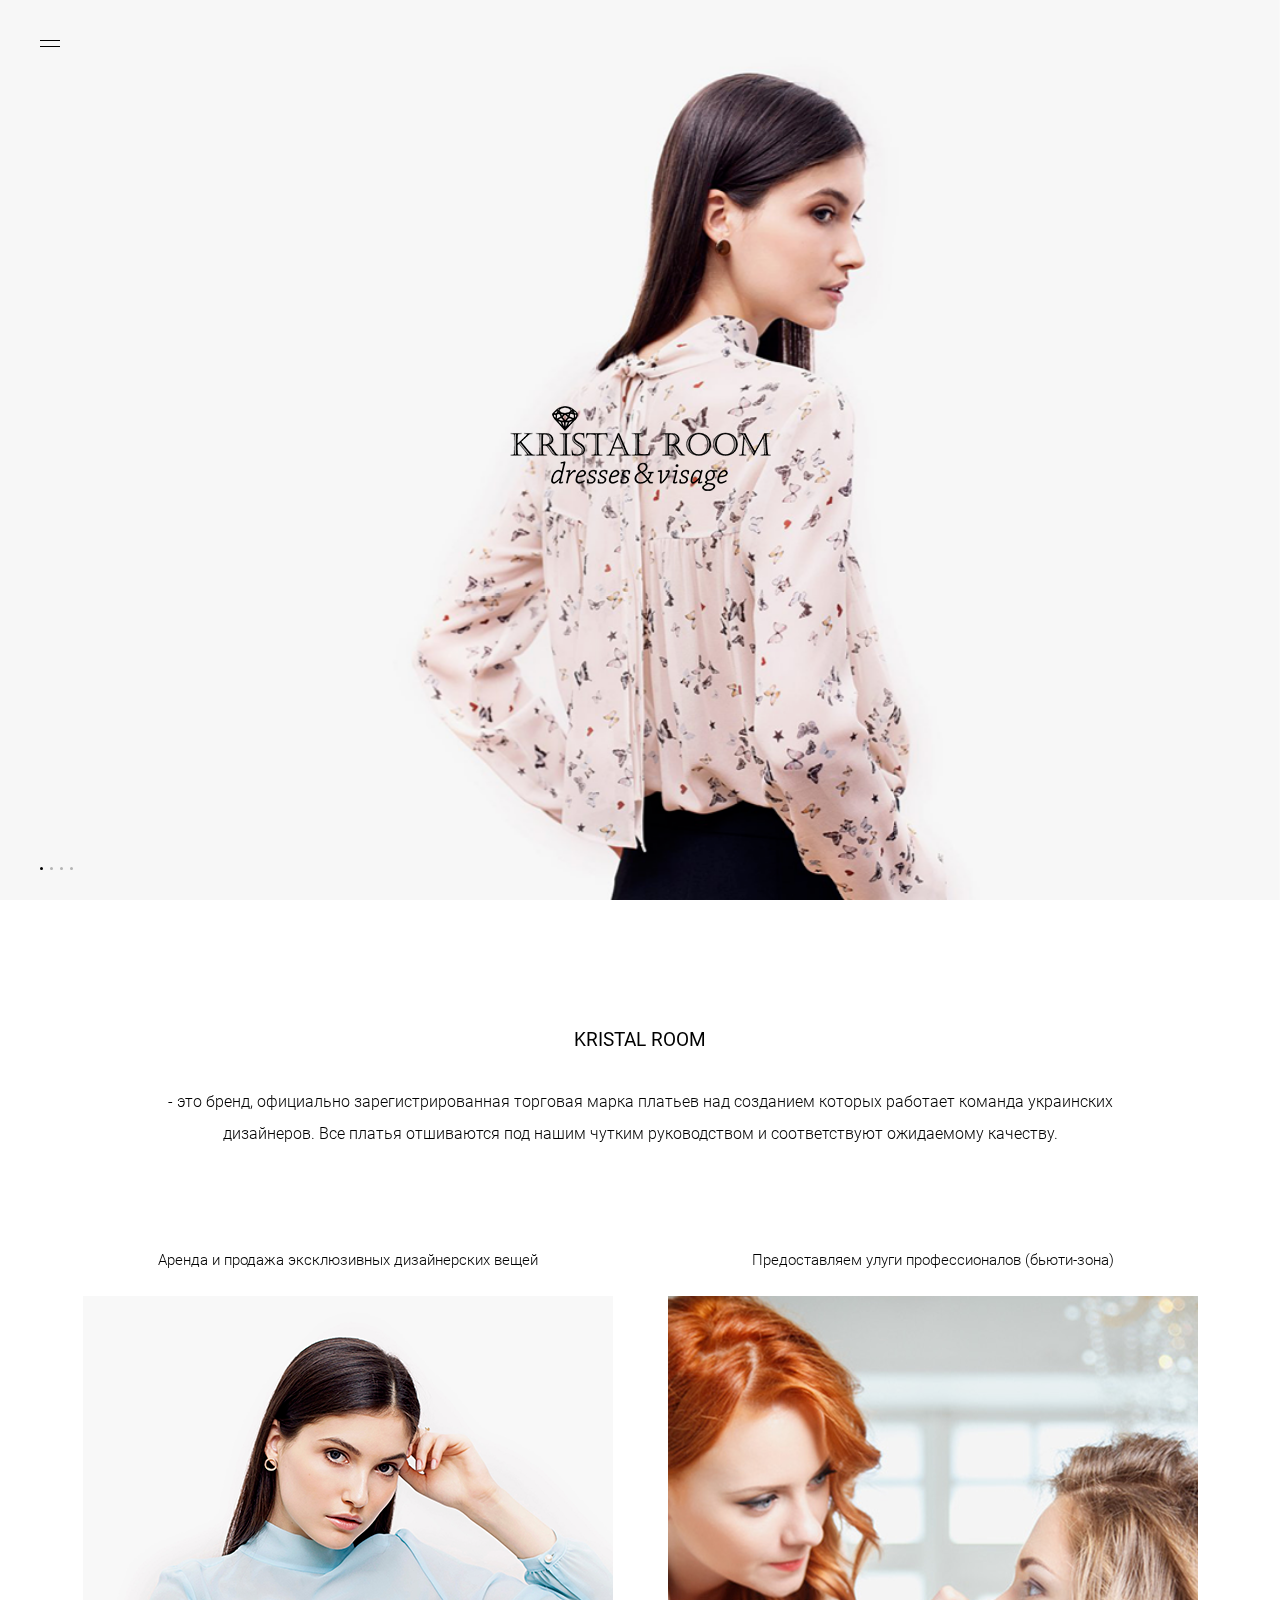
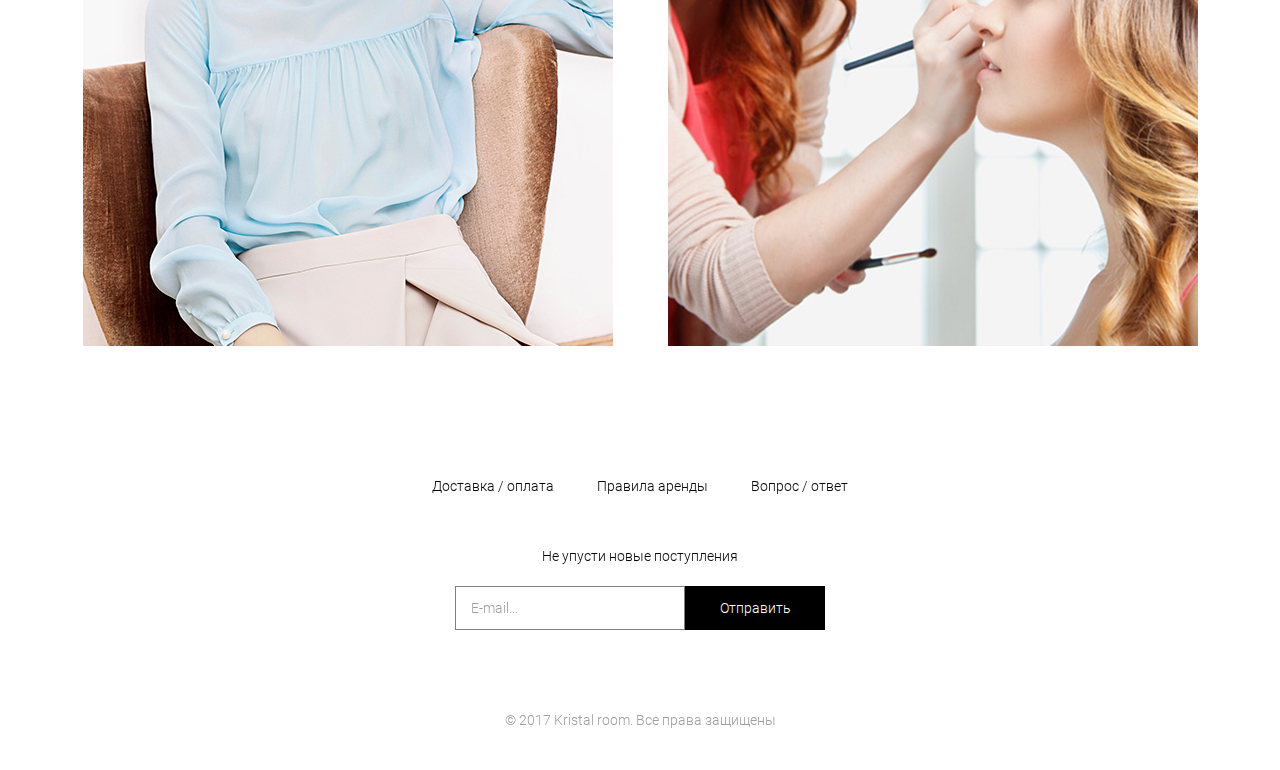
<file: index.html>
<!DOCTYPE html>
<html lang="en">
<head>
	<meta charset="utf-8">
	<!--[if IE]><meta http-equiv="X-UA-Compatible" content="IE=edge, chrome=1"><![endif]-->
	<meta name="viewport" content="width=device-width, initial-scale=1">

	<!-- CSS -->
	<link rel="stylesheet" href="css/bootstrap.min.css">
	<link rel="stylesheet" href="css/owl.carousel.min.css">
	<link rel="stylesheet" href="css/magnific-popup.css">
	<link rel="stylesheet" href="css/jquery.mCustomScrollbar.min.css">
	<link rel="stylesheet" href="css/daterangepicker.css">
	<link rel="stylesheet" href="css/main.css">

	<meta name="description" content="">
	<meta name="keywords" content="">
	<title>Kristal Room</title>

</head>
<body class="body">
	<header class="header">
		<div class="container-fluid">
			<div class="row">
				<div class="col-xs-12">
					<div class="header__btn" type="button">
						<span></span>
						<span></span>
					</div>

					<div class="header__logo header__logo--none">
						<img src="img/logo.png" alt="">
						<img src="img/logo--white.png" alt="">
					</div>

					<a href="#" class="header__basket header__basket--none">Корзина: <span>0</span></a>

					<!-- navigation -->
					<ul class="header__nav">
						<li>
							<a href="#">Магазин</a>
							<ul class="header__drop">
								<li>
									<a href="#">Новинки</a>
								</li>
								<li>
									<a href="#">Коллекции</a>
								</li>
								<li>
									<a href="#">Платья</a>
								</li>
								<li>
									<a href="#">Юбки</a>
								</li>
								<li>
									<a href="#">Блузки</a>
								</li>
								<li>
									<a href="#">Костюмы</a>
								</li>
								<li>
									<a href="#">Белье</a>
								</li>
								<li>
									<a href="#">Акссесуары</a>
								</li>
							</ul>
						</li>
						<li>
							<a href="#">Услуги</a>
							<ul class="header__drop">
								<li>
									<a href="#">Новинки</a>
								</li>
								<li>
									<a href="#">Коллекции</a>
								</li>
								<li>
									<a href="#">Платья</a>
								</li>
							</ul>
						</li>
						<li>
							<a href="#">О нас</a>
						</li>
						<li>
							<a href="#">Контакты</a>
						</li>
					</ul>
					<!-- end navigation -->
				</div>
			</div>
		</div>
	</header>
	
	<section class="home">
		<div class="owl-carousel home__carousel">
			<div class="item" data-bg="img/home/Bghome.png">
			</div>

			<div class="item" data-bg="img/home/Bghome.png">
			</div>

			<div class="item" data-bg="img/home/Bghome.png">
			</div>

			<div class="item" data-bg="img/home/Bghome.png">
			</div>
		</div>
	</section>

	<section class="about">
		<div class="container">
			<div class="row">

				<div class="col-xs-12 col-lg-10 col-lg-offset-1">
					<h1 class="about__title">Kristal Room</h1>
					<p class="about__text">- это бренд, официально зарегистрированная торговая марка платьев над созданием которых работает команда украинских дизайнеров. Все платья отшиваются под нашим чутким руководством и соответствуют ожидаемому качеству.</p>
				</div>

				<div class="col-xs-12 col-sm-6">
					<div class="about__block">
						<p>Аренда и продажа эксклюзивных дизайнерских вещей</p>
						<a href="#"><img src="img/home/first.png" alt=""></a>
					</div>
				</div>

				<div class="col-xs-12 col-sm-6">
					<div class="about__block">
						<p>Предоставляем улуги профессионалов (бьюти-зона)</p>
						<a href="#"><img src="img/home/second.png" alt=""></a>
					</div>
				</div>

			</div>
		</div>
	</section>

	<footer class="footer">
		<div class="container">
			<div class="row">
				<div class="col-xs-12">
					<ul class="footer__link">
						<li><a href="#">Доставка / оплата</a></li>
						<li><a href="#">Правила аренды</a></li>
						<li><a href="#">Вопрос / ответ</a></li>
					</ul>

					<p class="footer__text">Не упусти новые поступления</p>

					<form class="footer__form" action="#">
						<input type="text" placeholder="E-mail...">
						<button type="button">Отправить</button>
					</form>

					<small class="footer__copyright">© 2017 Kristal room. Все права защищены</small>
				</div>
			</div>
		</div>
	</footer>

	<script src="js/jquery-3.2.1.min.js"></script>
	<script src="js/bootstrap.min.js"></script>
	<script src="js/owl.carousel.min.js"></script>
	<script src="js/jquery.magnific-popup.min.js"></script>	
	<script src="js/bootstrap-spinner.min.js"></script>
	<script src="js/jquery.mCustomScrollbar.concat.min.js"></script>
	<script src="js/moment.min.js"></script>
	<script src="js/daterangepicker.js"></script>
	<script src="js/main.js"></script>
</body>
</html>
</file>
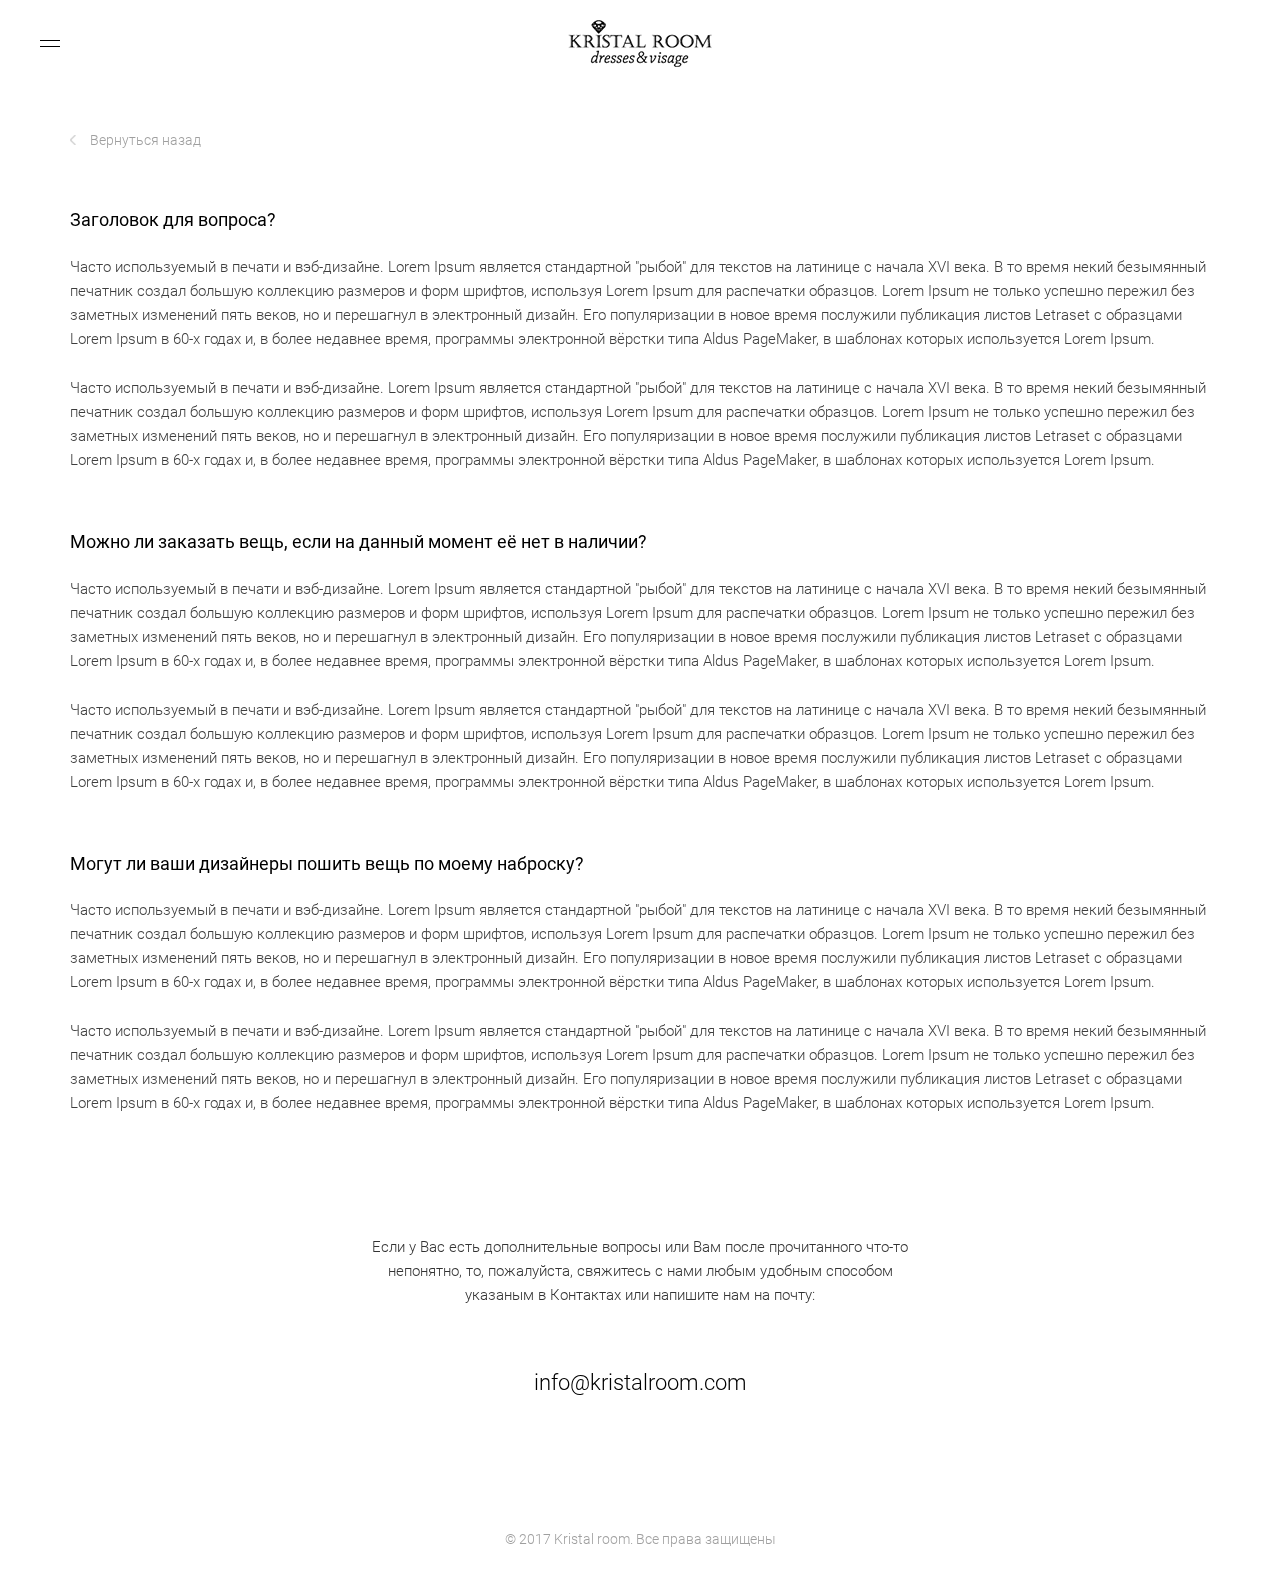
<file: faq.html>
<!DOCTYPE html>
<html lang="en">
<head>
	<meta charset="utf-8">
	<!--[if IE]><meta http-equiv="X-UA-Compatible" content="IE=edge, chrome=1"><![endif]-->
	<meta name="viewport" content="width=device-width, initial-scale=1">

	<!-- CSS -->
	<link rel="stylesheet" href="css/bootstrap.min.css">
	<link rel="stylesheet" href="css/owl.carousel.min.css">
	<link rel="stylesheet" href="css/magnific-popup.css">
	<link rel="stylesheet" href="css/jquery.mCustomScrollbar.min.css">
	<link rel="stylesheet" href="css/daterangepicker.css">
	<link rel="stylesheet" href="css/main.css">

	<meta name="description" content="">
	<meta name="keywords" content="">
	<title>Kristal Room</title>

</head>
<body class="body">
	<header class="header">
		<div class="container-fluid">
			<div class="row">
				<div class="col-xs-12">
					<div class="header__btn" type="button">
						<span></span>
						<span></span>
					</div>

					<div class="header__logo">
						<img src="img/logo.png" alt="">
						<img src="img/logo--white.png" alt="">
					</div>
					
					<a href="#" class="header__basket header__basket--none">Корзина: <span>0</span></a>

					<!-- navigation -->
					<ul class="header__nav">
						<li>
							<a href="#">Магазин</a>
							<ul class="header__drop">
								<li>
									<a href="#">Новинки</a>
								</li>
								<li>
									<a href="#">Коллекции</a>
								</li>
								<li>
									<a href="#">Платья</a>
								</li>
								<li>
									<a href="#">Юбки</a>
								</li>
								<li>
									<a href="#">Блузки</a>
								</li>
								<li>
									<a href="#">Костюмы</a>
								</li>
								<li>
									<a href="#">Белье</a>
								</li>
								<li>
									<a href="#">Акссесуары</a>
								</li>
							</ul>
						</li>
						<li>
							<a href="#">Услуги</a>
							<ul class="header__drop">
								<li>
									<a href="#">Новинки</a>
								</li>
								<li>
									<a href="#">Коллекции</a>
								</li>
								<li>
									<a href="#">Платья</a>
								</li>
							</ul>
						</li>
						<li>
							<a href="#">О нас</a>
						</li>
						<li>
							<a href="#">Контакты</a>
						</li>
					</ul>
					<!-- end navigation -->
				</div>
			</div>
		</div>
	</header>

	<section class="faq">
		<div class="container">
			<div class="row">
				<div class="col-xs-12">
					<a href="#" class="faq__back">Вернуться назад</a>

					<div class="faq__item">
						<h1>Заголовок для вопроса?</h1>
						<p>Часто используемый в печати и вэб-дизайне. Lorem Ipsum является стандартной "рыбой" для текстов на латинице с начала XVI века. 
						В то время некий безымянный печатник создал большую коллекцию размеров и форм шрифтов, используя Lorem Ipsum для распечатки образцов. Lorem Ipsum не только успешно пережил без заметных изменений пять веков, но и перешагнул в электронный дизайн. 
						Его популяризации в новое время послужили публикация листов Letraset с образцами Lorem Ipsum в 60-х годах и, в более недавнее время, программы электронной вёрстки типа Aldus PageMaker, в шаблонах которых используется Lorem Ipsum.</p>
						<p>Часто используемый в печати и вэб-дизайне. Lorem Ipsum является стандартной "рыбой" для текстов на латинице с начала XVI века. 
						В то время некий безымянный печатник создал большую коллекцию размеров и форм шрифтов, используя Lorem Ipsum для распечатки образцов. Lorem Ipsum не только успешно пережил без заметных изменений пять веков, но и перешагнул в электронный дизайн. 
						Его популяризации в новое время послужили публикация листов Letraset с образцами Lorem Ipsum в 60-х годах и, в более недавнее время, программы электронной вёрстки типа Aldus PageMaker, в шаблонах которых используется Lorem Ipsum.</p>
					</div>

					<div class="faq__item">
						<h1>Можно ли заказать вещь, если на данный момент её нет в наличии?</h1>
						<p>Часто используемый в печати и вэб-дизайне. Lorem Ipsum является стандартной "рыбой" для текстов на латинице с начала XVI века. 
						В то время некий безымянный печатник создал большую коллекцию размеров и форм шрифтов, используя Lorem Ipsum для распечатки образцов. Lorem Ipsum не только успешно пережил без заметных изменений пять веков, но и перешагнул в электронный дизайн. 
						Его популяризации в новое время послужили публикация листов Letraset с образцами Lorem Ipsum в 60-х годах и, в более недавнее время, программы электронной вёрстки типа Aldus PageMaker, в шаблонах которых используется Lorem Ipsum.</p>
						<p>Часто используемый в печати и вэб-дизайне. Lorem Ipsum является стандартной "рыбой" для текстов на латинице с начала XVI века. 
						В то время некий безымянный печатник создал большую коллекцию размеров и форм шрифтов, используя Lorem Ipsum для распечатки образцов. Lorem Ipsum не только успешно пережил без заметных изменений пять веков, но и перешагнул в электронный дизайн. 
						Его популяризации в новое время послужили публикация листов Letraset с образцами Lorem Ipsum в 60-х годах и, в более недавнее время, программы электронной вёрстки типа Aldus PageMaker, в шаблонах которых используется Lorem Ipsum.</p>
					</div>

					<div class="faq__item">
						<h1>Могут ли ваши дизайнеры пошить вещь по моему наброску?</h1>
						<p>Часто используемый в печати и вэб-дизайне. Lorem Ipsum является стандартной "рыбой" для текстов на латинице с начала XVI века. 
						В то время некий безымянный печатник создал большую коллекцию размеров и форм шрифтов, используя Lorem Ipsum для распечатки образцов. Lorem Ipsum не только успешно пережил без заметных изменений пять веков, но и перешагнул в электронный дизайн. 
						Его популяризации в новое время послужили публикация листов Letraset с образцами Lorem Ipsum в 60-х годах и, в более недавнее время, программы электронной вёрстки типа Aldus PageMaker, в шаблонах которых используется Lorem Ipsum.</p>
						<p>Часто используемый в печати и вэб-дизайне. Lorem Ipsum является стандартной "рыбой" для текстов на латинице с начала XVI века. 
						В то время некий безымянный печатник создал большую коллекцию размеров и форм шрифтов, используя Lorem Ipsum для распечатки образцов. Lorem Ipsum не только успешно пережил без заметных изменений пять веков, но и перешагнул в электронный дизайн. 
						Его популяризации в новое время послужили публикация листов Letraset с образцами Lorem Ipsum в 60-х годах и, в более недавнее время, программы электронной вёрстки типа Aldus PageMaker, в шаблонах которых используется Lorem Ipsum.</p>
					</div>

					<div class="col-xs-12 col-lg-6 col-lg-offset-3">
						<p class="faq__desc">
							Если у Вас есть дополнительные вопросы или Вам после прочитанного что-то непонятно, то, пожалуйста, свяжитесь с нами любым удобным способом указаным в Контактах или напишите нам на почту:
						</p>
						<a href="mailto:info@kristalroom.com" class="faq__link">info@kristalroom.com</a>
					</div>
				</div>
			</div>
		</div>
	</section>

	<footer class="footer">
		<div class="container">
			<div class="row">
				<div class="col-xs-12">
					<p class="footer__copyright">© 2017 Kristal room. Все права защищены</p>
				</div>
			</div>
		</div>
	</footer>

	<script src="js/jquery-3.2.1.min.js"></script>
	<script src="js/bootstrap.min.js"></script>
	<script src="js/owl.carousel.min.js"></script>
	<script src="js/jquery.magnific-popup.min.js"></script>	
	<script src="js/bootstrap-spinner.min.js"></script>
	<script src="js/jquery.mCustomScrollbar.concat.min.js"></script>
	<script src="js/moment.min.js"></script>
	<script src="js/daterangepicker.js"></script>
	<script src="js/main.js"></script>
</body>
</html>
</file>
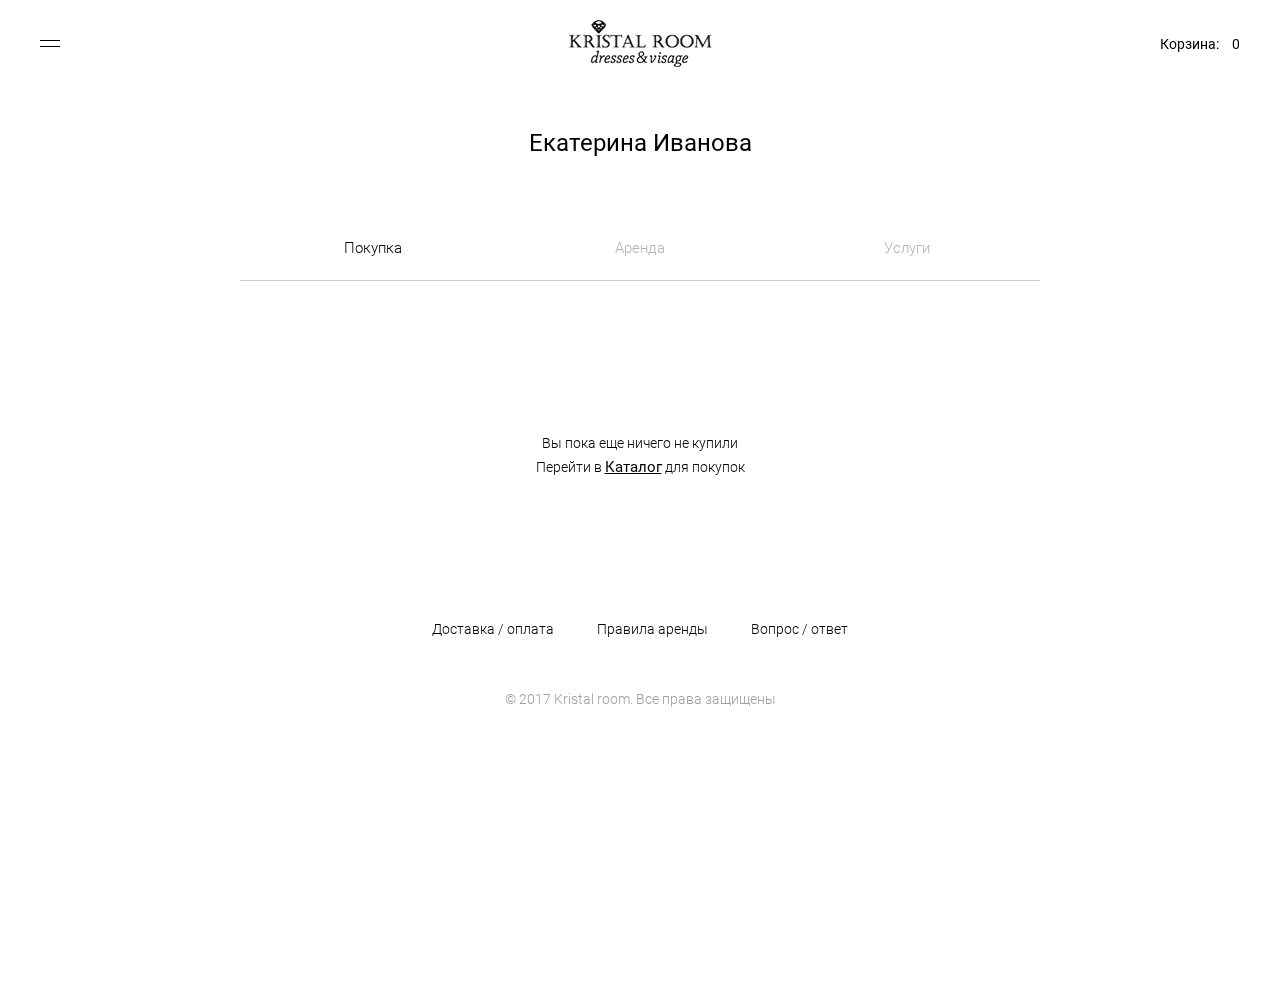
<file: personal.html>
<!DOCTYPE html>
<html lang="en">
<head>
	<meta charset="utf-8">
	<!--[if IE]><meta http-equiv="X-UA-Compatible" content="IE=edge, chrome=1"><![endif]-->
	<meta name="viewport" content="width=device-width, initial-scale=1">

	<!-- CSS -->
	<link rel="stylesheet" href="css/bootstrap.min.css">
	<link rel="stylesheet" href="css/owl.carousel.min.css">
	<link rel="stylesheet" href="css/magnific-popup.css">
	<link rel="stylesheet" href="css/jquery.mCustomScrollbar.min.css">
	<link rel="stylesheet" href="css/daterangepicker.css">
	<link rel="stylesheet" href="css/main.css">

	<meta name="description" content="">
	<meta name="keywords" content="">
	<title>Kristal Room</title>

</head>
<body class="body">
	<header class="header">
		<div class="container-fluid">
			<div class="row">
				<div class="col-xs-12">
					<div class="header__btn" type="button">
						<span></span>
						<span></span>
					</div>

					<div class="header__logo">
						<img src="img/logo.png" alt="">
						<img src="img/logo--white.png" alt="">
					</div>
					
					<a href="#" class="header__basket">Корзина: <span>0</span></a>

					<!-- navigation -->
					<ul class="header__nav">
						<li>
							<a href="#">Магазин</a>
							<ul class="header__drop">
								<li>
									<a href="#">Новинки</a>
								</li>
								<li>
									<a href="#">Коллекции</a>
								</li>
								<li>
									<a href="#">Платья</a>
								</li>
								<li>
									<a href="#">Юбки</a>
								</li>
								<li>
									<a href="#">Блузки</a>
								</li>
								<li>
									<a href="#">Костюмы</a>
								</li>
								<li>
									<a href="#">Белье</a>
								</li>
								<li>
									<a href="#">Акссесуары</a>
								</li>
							</ul>
						</li>
						<li>
							<a href="#">Услуги</a>
							<ul class="header__drop">
								<li>
									<a href="#">Новинки</a>
								</li>
								<li>
									<a href="#">Коллекции</a>
								</li>
								<li>
									<a href="#">Платья</a>
								</li>
							</ul>
						</li>
						<li>
							<a href="#">О нас</a>
						</li>
						<li>
							<a href="#">Контакты</a>
						</li>
					</ul>
					<!-- end navigation -->
				</div>
			</div>
		</div>
	</header>

	<section class="personal">
		<div class="container">
			<div class="row">
				<div class="col-xs-12">
					<h1 class="personal__title">Екатерина Иванова</h1>

					<ul class="nav personal__tabs">
						<li class="active">
							<a href="#purchase" data-toggle="tab">Покупка</a>
						</li>
						<li>
							<a href="#sale" data-toggle="tab">Аренда</a>
						</li>
						<li>
							<a href="#services" data-toggle="tab">Услуги</a>
						</li>
					</ul>

					<div class="tab-content personal__content">
						<div role="tabpanel" class="tab-pane fade in active" id="purchase">
							<p class="personal__purchase">
								Вы пока еще ничего не купили<br>
								Перейти в <a href="#">Каталог</a> для покупок
							</p>
						</div>

						<div role="tabpanel" class="tab-pane fade" id="sale">
							<div class="personal__date">11 ноября ‘17</div>

							<ul class="personal__list">
								<li class="personal__item">
									<a href="#"><img src="img/personal/arenda/first.png" alt=""></a>
									<div class="personal__item-title">
										<h3>Весенний вечер</h3>
										<p>вечернее платье</p>
									</div>
									<span class="personal__item-size">XS</span>
									<span class="personal__item-price">300 грн</span>
								</li>

								<li class="personal__item">
									<a href="#"><img src="img/personal/arenda/first.png" alt=""></a>
									<div class="personal__item-title">
										<h3>Весенний вечер</h3>
										<p>вечернее платье</p>
									</div>
									<span class="personal__item-size">XS</span>
									<span class="personal__item-price">300 грн</span>
								</li>
							</ul>
								

							<div class="personal__date">15 ноября ‘17</div>

							<ul class="personal__list">
								<li class="personal__item">
									<a href="#"><img src="img/personal/arenda/first.png" alt=""></a>
									<div class="personal__item-title">
										<h3>Весенний вечер</h3>
										<p>вечернее платье</p>
									</div>
									<span class="personal__item-size">XS</span>
									<span class="personal__item-price">300 грн</span>
								</li>
							</ul>	
						</div>

						<div role="tabpanel" class="tab-pane fade" id="services">
							<div class="personal__date">11 ноября ‘17</div>

							<ul class="personal__list">
								<li class="personal__item">
									<a href="#"><img src="img/personal/uslugi/first.png" alt=""></a>
									<div class="personal__item-title">
										<h3>Весенний вечер</h3>
										<p>вечернее платье</p>
									</div>
									<span class="personal__item-size">XS</span>
									<span class="personal__item-price">300 грн</span>
								</li>
							</ul>

							<div class="personal__date">15 ноября ‘17</div>

							<ul class="personal__list">
								<li class="personal__item">
									<a href="#"><img src="img/personal/uslugi/first.png" alt=""></a>
									<div class="personal__item-title">
										<h3>Весенний вечер</h3>
										<p>вечернее платье</p>
									</div>
									<span class="personal__item-size">XS</span>
									<span class="personal__item-price">300 грн</span>
								</li>
							</ul>
						</div>
					</div>
				</div>
			</div>
		</div>
	</section>

	<footer class="footer">
		<div class="container">
			<div class="row">
				<div class="col-xs-12">
					<ul class="footer__link">
						<li><a href="#">Доставка / оплата</a></li>
						<li><a href="#">Правила аренды</a></li>
						<li><a href="#">Вопрос / ответ</a></li>
					</ul>

					<small class="footer__copyright">© 2017 Kristal room. Все права защищены</small>
				</div>
			</div>
		</div>
	</footer>
					
	<script src="js/jquery-3.2.1.min.js"></script>
	<script src="js/bootstrap.min.js"></script>
	<script src="js/owl.carousel.min.js"></script>
	<script src="js/jquery.magnific-popup.min.js"></script>	
	<script src="js/bootstrap-spinner.min.js"></script>
	<script src="js/jquery.mCustomScrollbar.concat.min.js"></script>
	<script src="js/moment.min.js"></script>
	<script src="js/daterangepicker.js"></script>
	<script src="js/main.js"></script>
</body>
</html>
</file>
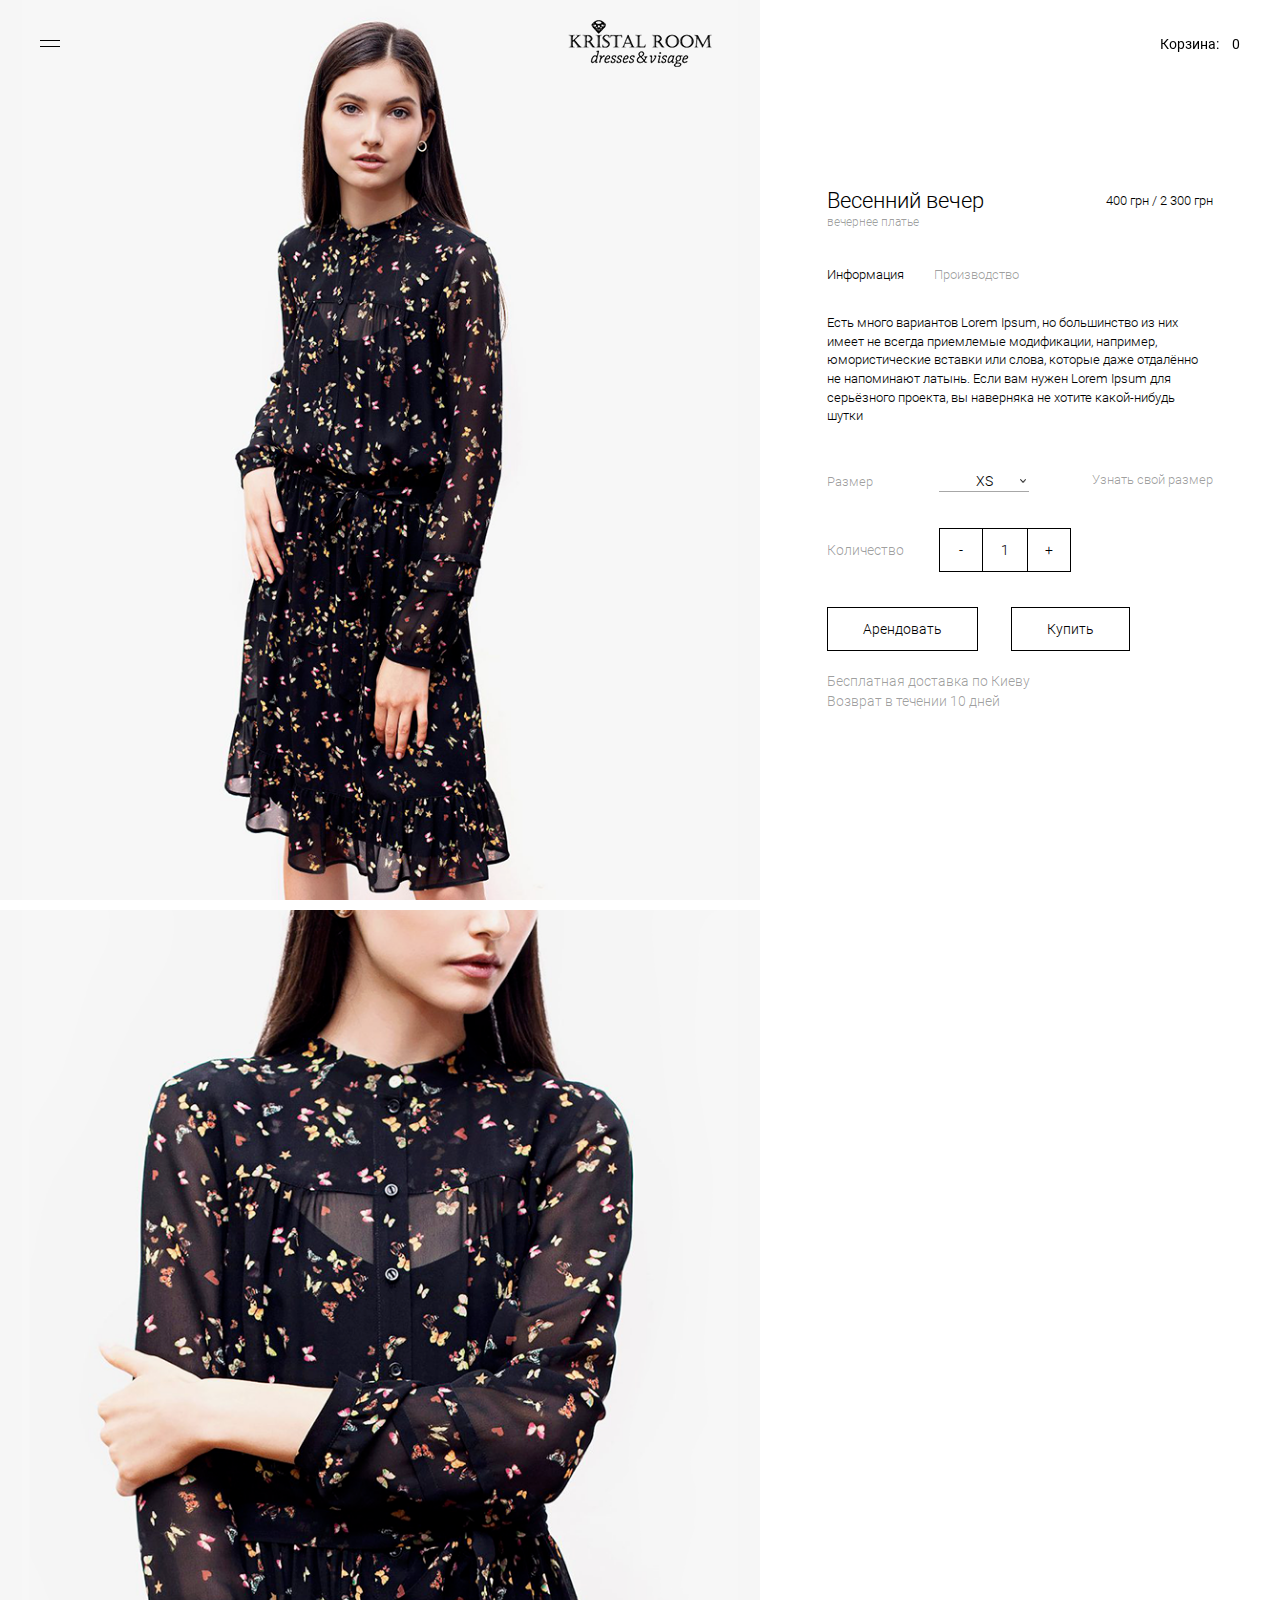
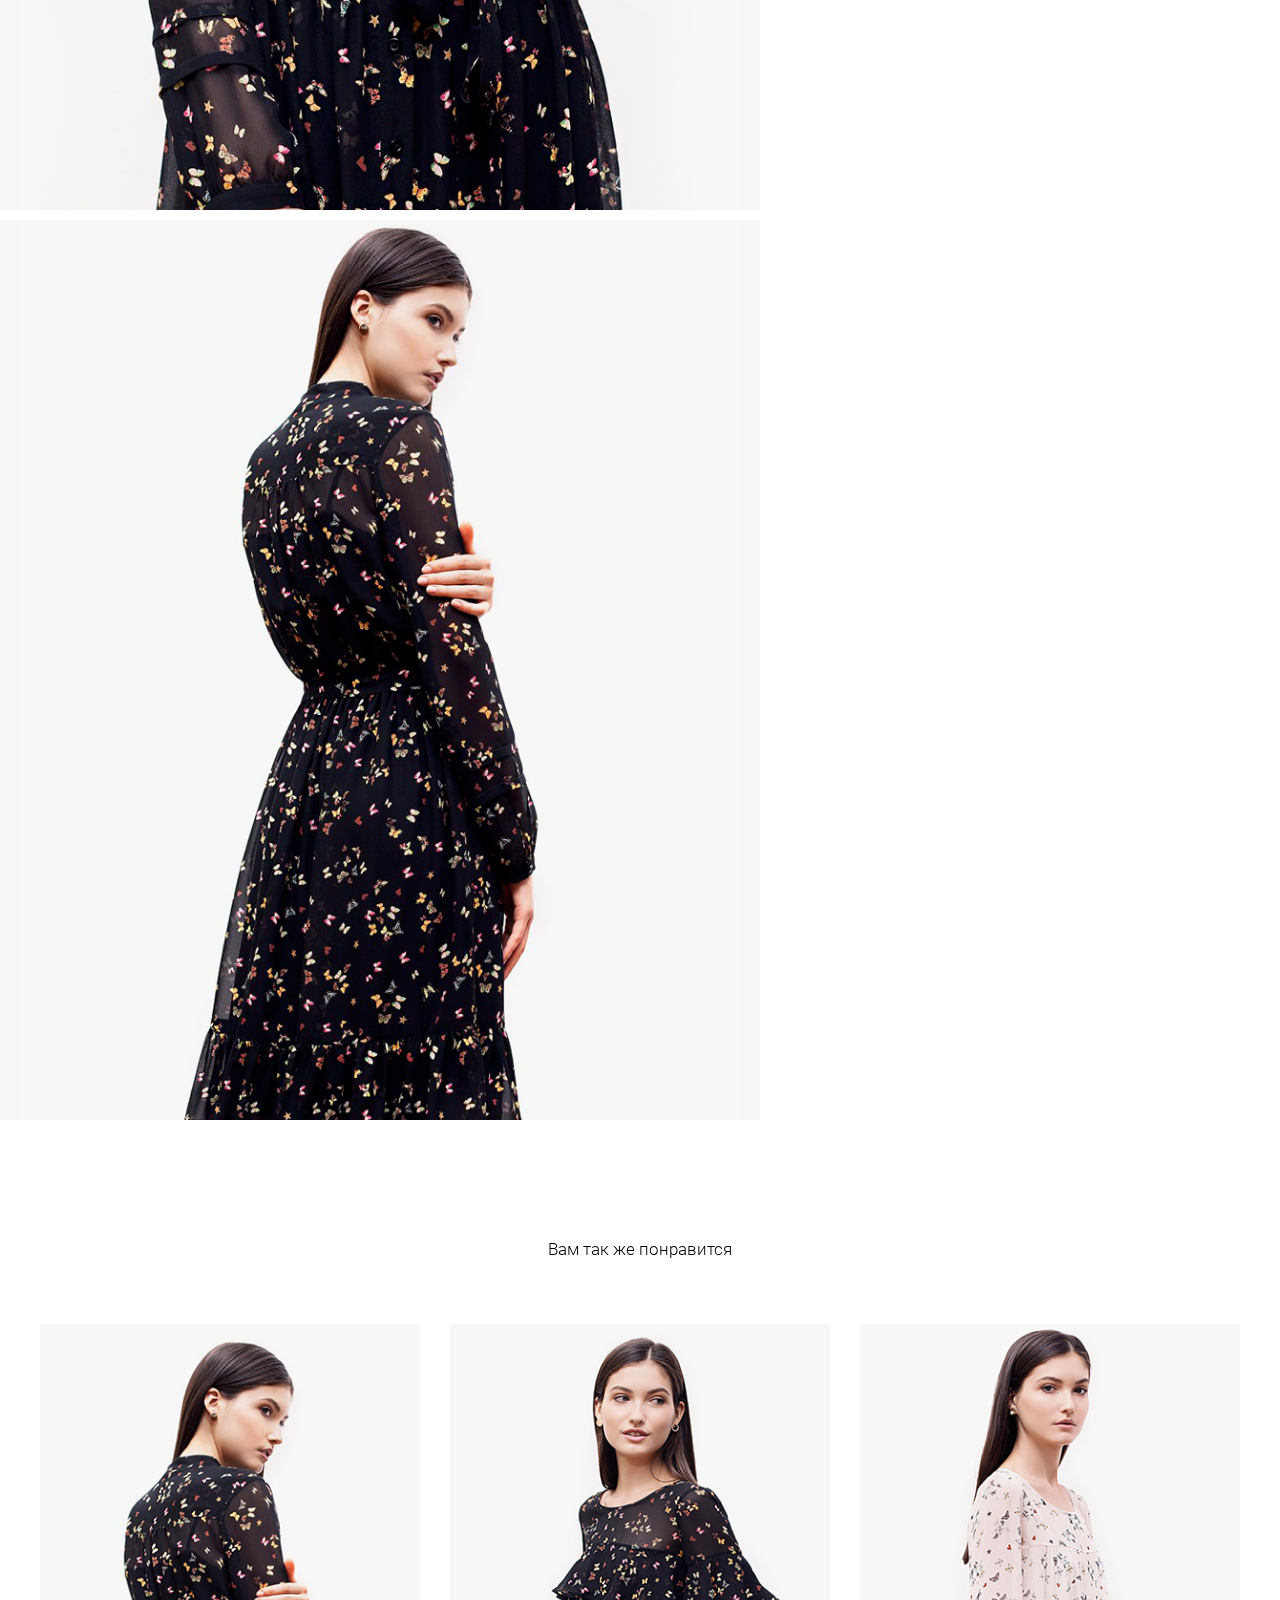
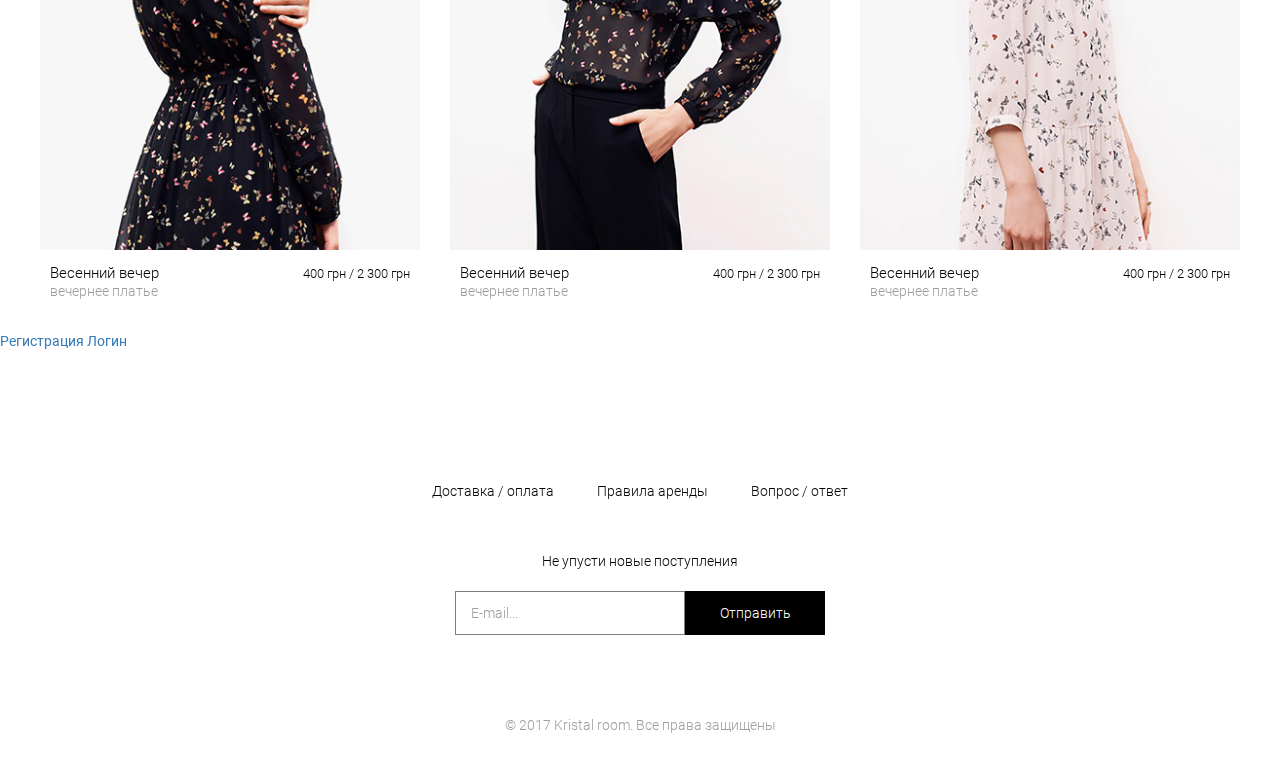
<file: products.html>
<!DOCTYPE html>
<html lang="en">
<head>
	<meta charset="utf-8">
	<!--[if IE]><meta http-equiv="X-UA-Compatible" content="IE=edge, chrome=1"><![endif]-->
	<meta name="viewport" content="width=device-width, initial-scale=1">

	<!-- CSS -->
	<link rel="stylesheet" href="css/bootstrap.min.css">
	<link rel="stylesheet" href="css/owl.carousel.min.css">
	<link rel="stylesheet" href="css/magnific-popup.css">
	<link rel="stylesheet" href="css/jquery.mCustomScrollbar.min.css">
	<link rel="stylesheet" href="css/daterangepicker.css">
	<link rel="stylesheet" href="css/main.css">

	<meta name="description" content="">
	<meta name="keywords" content="">
	<title>Kristal Room</title>

</head>
<body class="body">
	<header class="header">
		<div class="container-fluid">
			<div class="row">
				<div class="col-xs-12">
					<div class="header__btn" type="button">
						<span></span>
						<span></span>
					</div>

					<div class="header__logo">
						<img src="img/logo.png" alt="">
						<img src="img/logo--white.png" alt="">
					</div>
					
					<a href="#" class="header__basket">Корзина: <span>0</span></a>

					<!-- navigation -->
					<ul class="header__nav">
						<li>
							<a href="#">Магазин</a>
							<ul class="header__drop">
								<li>
									<a href="#">Новинки</a>
								</li>
								<li>
									<a href="#">Коллекции</a>
								</li>
								<li>
									<a href="#">Платья</a>
								</li>
								<li>
									<a href="#">Юбки</a>
								</li>
								<li>
									<a href="#">Блузки</a>
								</li>
								<li>
									<a href="#">Костюмы</a>
								</li>
								<li>
									<a href="#">Белье</a>
								</li>
								<li>
									<a href="#">Акссесуары</a>
								</li>
							</ul>
						</li>
						<li>
							<a href="#">Услуги</a>
							<ul class="header__drop">
								<li>
									<a href="#">Новинки</a>
								</li>
								<li>
									<a href="#">Коллекции</a>
								</li>
								<li>
									<a href="#">Платья</a>
								</li>
							</ul>
						</li>
						<li>
							<a href="#">О нас</a>
						</li>
						<li>
							<a href="#">Контакты</a>
						</li>
					</ul>
					<!-- end navigation -->
				</div>
			</div>
		</div>
	</header>

	<section class="product">
		<div class="product__item">
			<img src="img/product/first.png" alt="" class="product__img">
		</div>
		<div class="product__item">
			<img src="img/product/second.png" alt="" class="product__img">
		</div>
		<div class="product__item">
			<img src="img/product/three.png" alt="" class="product__img">
		</div>
	</section>
	
	<div class="description">
		<div class="description__title">
			<h1>Весенний вечер</h1>
			<p class="description__name">вечернее платье</p>
			<span class="description__price">400 грн / 2 300 грн</span>
		</div>

		<ul class="description__tabs clearfix">
			<li>Информация</li>
			<li><a href="#" class="description__production">Производство</a></li>
		</ul>

		<div class="description__content">
			<p>Есть много вариантов Lorem Ipsum, но большинство из них имеет не всегда приемлемые модификации, например, юмористические вставки или слова, которые даже отдалённо не напоминают латынь. Если вам нужен Lorem Ipsum для серьёзного проекта, вы наверняка не хотите какой-нибудь шутки</p>
		</div>

		<div class="description__select clearfix">
			<p>Размер</p>
			<select>
  				<option>XS</option>
  				<option>S</option>
			</select>
			<a href="#size-popup" class="open-popup-link description__link">Узнать свой размер</a>
		</div>

		<div class="description__class clearfix">
			<div class="description__quantity">Количество</div>

			<div class="input-group description__spinner">
				<button type="button" data-value="decrease" data-target="#spinner" data-toggle="spinner">-</button>

				<input type="text" data-ride="spinner" id="spinner" value="1">

				<button type="button" data-value="increase" data-target="#spinner" data-toggle="spinner">+</button>
			</div>
		</div>

		<div class="description__btns clearfix">
			<a href="#">Арендовать</a>
			<a href="#">Купить</a>
		</div>
		
		<div class="description__info">
			<p>Бесплатная доставка по Киеву</p>
			<p>Возврат в течении 10 дней</p>
		</div>
	</div>
	
	<section class="shop">
		<div class="container-fluid">
			<div class="row">
				<h1 class="shop__title">Вам так же понравится</h1>

				<div class="col-xs-12 col-sm-6 col-lg-4">
					<div class="shop__block">
						<a href="#" class="shop__img">
							<img src="img/shop/3.jpg" alt="">
						</a>
						<h1>Весенний вечер</h1>
						<p>вечернее платье</p>
						<span>400 грн / 2 300 грн</span>
					</div>
				</div>
				
				<div class="col-xs-12 col-sm-6 col-lg-4">
					<div class="shop__block">
						<a href="#" class="shop__img">
							<img src="img/shop/4.jpg" alt="">
						</a>
						<h1>Весенний вечер</h1>
						<p>вечернее платье</p>
						<span>400 грн / 2 300 грн</span>
					</div>
				</div>

				<div class="col-xs-12 col-sm-6 col-lg-4">
					<div class="shop__block">
						<a href="#" class="shop__img">
							<img src="img/shop/5.jpg" alt="">
						</a>
						<h1>Весенний вечер</h1>
						<p>вечернее платье</p>
						<span>400 грн / 2 300 грн</span>
					</div>
				</div>
			</div>
		</div>
	</section>

	<div class="basket">
		<button class="basket__close" type="button">
			<img src="img/production.png" alt="">
		</button>

		<div class="basket__content">
			<div class="basket__item">
				<img class="basket__item-img" src="img/basket/first.png" alt="">

				<h6 class="basket__item-title">Весенний вечер</h6>

				<p class="basket__item-desc">вечернее платье</p>

				<span class="basket__item-size">XS</span>

				<div class="basket__spinner clearfix">
					<button type="button" data-value="decrease" data-target="#spinner" data-toggle="spinner">-</button>

					<input type="text" data-ride="spinner" id="spinner" value="1">

					<button type="button" data-value="increase" data-target="#spinner" data-toggle="spinner">+</button>
				</div>

				<span class="basket__price">2 300 грн</span>
				<span class="basket__status">покупка</span>

				<button class="basket__delete" type="button">
					<img src="img/production.png" alt="">
				</button>
			</div>

			<div class="basket__item">
				<img class="basket__item-img" src="img/basket/first.png" alt="">

				<h6 class="basket__item-title">Весенний вечер</h6>

				<p class="basket__item-desc">вечернее платье</p>

				<span class="basket__item-size">XS</span>

				<div class="basket__spinner clearfix">
					<button type="button" data-value="decrease" data-target="#spinner" data-toggle="spinner">-</button>

					<input type="text" data-ride="spinner" id="spinner" value="1">

					<button type="button" data-value="increase" data-target="#spinner" data-toggle="spinner">+</button>
				</div>

				<span class="basket__price">2 300 грн</span>
				<span class="basket__status">покупка</span>

				<button class="basket__delete" type="button">
					<img src="img/production.png" alt="">
				</button>
			</div>

			<div class="basket__item">
				<img class="basket__item-img" src="img/basket/first.png" alt="">

				<h6 class="basket__item-title">Весенний вечер</h6>

				<p class="basket__item-desc">вечернее платье</p>

				<span class="basket__item-size">XS</span>

				<div class="basket__spinner clearfix">
					<button type="button" data-value="decrease" data-target="#spinner" data-toggle="spinner">-</button>

					<input type="text" data-ride="spinner" id="#spinner" value="1">

					<button type="button" data-value="increase" data-target="#spinner" data-toggle="spinner">+</button>
				</div>

				<span class="basket__price">2 300 грн</span>
				<span class="basket__status">покупка</span>

				<button class="basket__delete" type="button">
					<img src="img/production.png" alt="">
				</button>
			</div>
		</div>

		<p class="basket__payment">Всего к оплате: <span>2700 грн</span></p>
		<div class="basket__btns clearfix">
			<a href="#">Продолжить покупки</a>
			<a href="#">Оформить</a>
		</div>		
	</div>

	<div class="production">
		<button class="production__close" type="button">
			<img src="img/production.png" alt="">
		</button>

		<div class="production__item">
			<h6>Ирина Васильева</h6>
			<p>закройщик</p>
		</div>

		<div class="production__item">
			<h6>Ирина Васильева</h6>
			<p>закройщик</p>
		</div>
	</div>

	<div id="size-popup" class="popup mfp-hide">
		<h6 class="popup__title">Узнать свой размер</h6>

		<p class="popup__desc">Заполните, пожалуйста, недостающую информацию, чтобы мы помогли вам узнать размер.</p>

		<div class="popup__option">
			<label>Обхват груди, см</label><input type="text">
		</div>

		<div class="popup__option">
			<label>Обхват талии, см</label><input type="text">
		</div>

		<div class="popup__option">
			<label>Обхват бедер, см</label><input type="text">
		</div>

		<div class="popup__size">
			<p>Ваш размер</p>

			<div class="popup__block">
				<p>40 / XS</p>
			</div>
		</div>

		<div class="mfp-close popup__close">продолжить покупки</div>
	</div>

	<form id="registration-popup" class="popup popup-form mfp-hide">
		<h6 class="popup-form__title">Регистрация</h6>
		
		<div class="popup-form__option">
			<label>Имя</label>
			<input type="text">
		</div>

		<div class="popup-form__option">
			<label>Фамилия</label>
			<input type="text">
		</div>

		<div class="popup-form__option">
			<label>Email</label>
			<input type="text">
		</div>

		<div class="popup-form__option">
			<label>Пароль</label>
			<input type="password">
		</div>

		<div class="popup-form__option">
			<label>Повторите<br>пароль</label>
			<input type="password">
		</div>

		<button class="popup-form__button" type="button">Зарегистрироваться</button>

		<div class="popup-form__block">
			<p>Есть личный кабинет?</p><a href="#login-popup" class="open-popup-login">Войти</a>
		</div>
	</form>

	<form id="login-popup" class="popup popup-form mfp-hide">
		<h6 class="popup-form__title">Вход в личный кабинет</h6>

		<p class="popup-form__desc">В личном кабинете хранится инфомация
		о покупках, аренде, а так же записях на услуги.</p>
		
		<div class="popup-form__option">
			<label>Логин</label>
			<input type="text">
		</div>

		<div class="popup-form__option">
			<label>Пароль</label>
			<input type="password">
		</div>

		<button class="popup-form__button" type="button">Войти</button>

		<div class="popup-form__block">
			<p>Есть личный кабинет?</p><a href="#registration-popup" class="open-popup-registration">Регистрация</a>
		</div>
	</form>

	<a href="#registration-popup" class="open-popup-registration">Регистрация</a>

	<a href="#login-popup" class="open-popup-login">Логин</a>

	<footer class="footer">
		<div class="container">
			<div class="row">
				<div class="col-xs-12">
					<ul class="footer__link">
						<li><a href="#">Доставка / оплата</a></li>
						<li><a href="#">Правила аренды</a></li>
						<li><a href="#">Вопрос / ответ</a></li>
					</ul>

					<p class="footer__text">Не упусти новые поступления</p>

					<form class="footer__form" action="#">
						<input type="text" placeholder="E-mail...">
						<button type="button">Отправить</button>
					</form>

					<small class="footer__copyright">© 2017 Kristal room. Все права защищены</small>
				</div>
			</div>
		</div>
	</footer>

	<script src="js/jquery-3.2.1.min.js"></script>
	<script src="js/bootstrap.min.js"></script>
	<script src="js/owl.carousel.min.js"></script>
	<script src="js/jquery.magnific-popup.min.js"></script>	
	<script src="js/bootstrap-spinner.min.js"></script>
	<script src="js/jquery.mCustomScrollbar.concat.min.js"></script>
	<script src="js/moment.min.js"></script>
	<script src="js/daterangepicker.js"></script>
	<script src="js/main.js"></script>
</body>
</html>
</file>
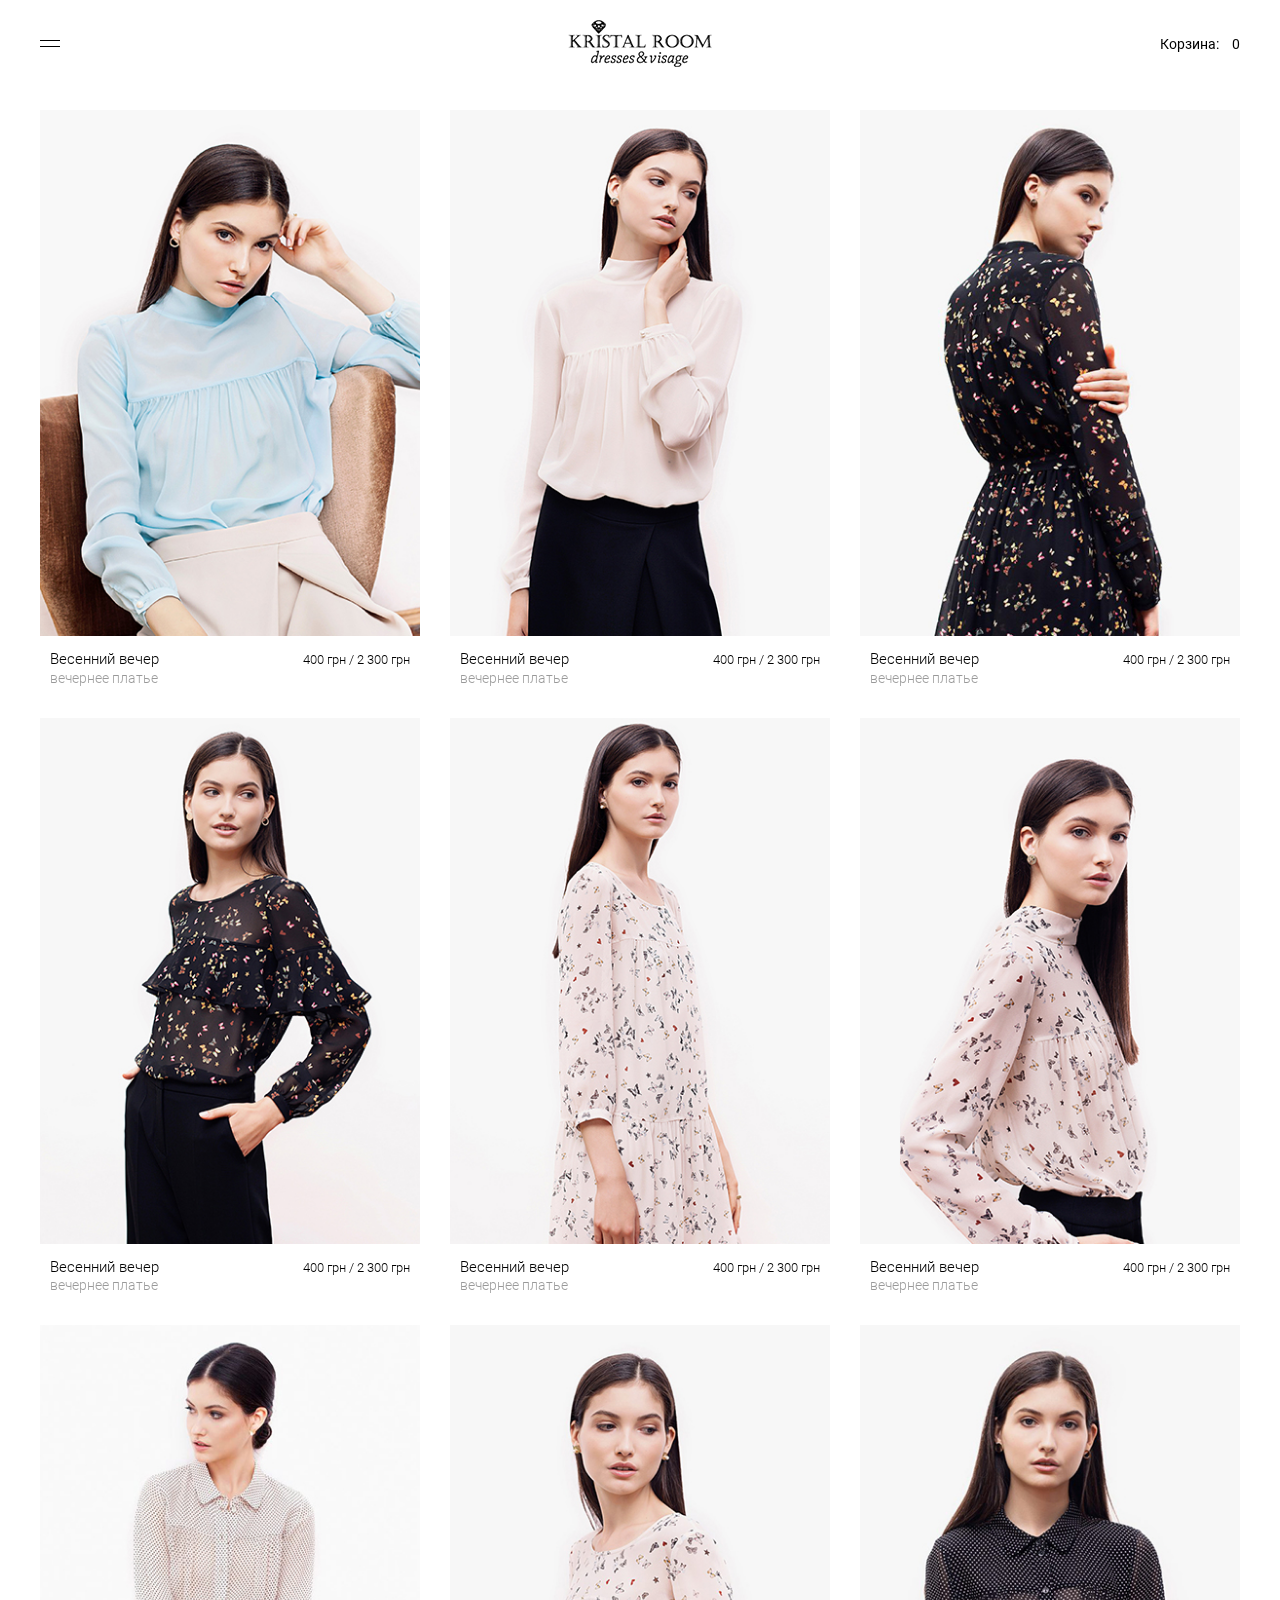
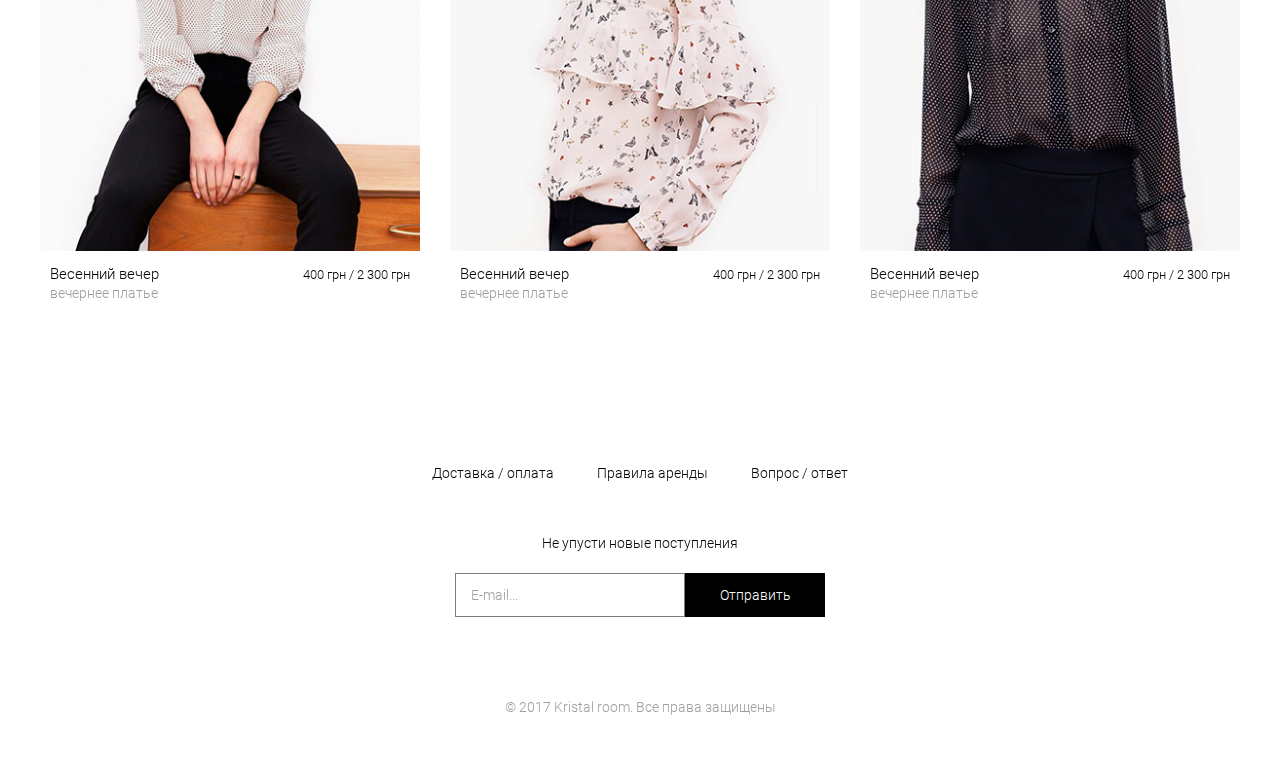
<file: shop.html>
<!DOCTYPE html>
<html lang="en">
<head>
	<meta charset="utf-8">
	<!--[if IE]><meta http-equiv="X-UA-Compatible" content="IE=edge, chrome=1"><![endif]-->
	<meta name="viewport" content="width=device-width, initial-scale=1">

	<!-- CSS -->
	<link rel="stylesheet" href="css/bootstrap.min.css">
	<link rel="stylesheet" href="css/owl.carousel.min.css">
	<link rel="stylesheet" href="css/magnific-popup.css">
	<link rel="stylesheet" href="css/jquery.mCustomScrollbar.min.css">
	<link rel="stylesheet" href="css/daterangepicker.css">
	<link rel="stylesheet" href="css/main.css">

	<meta name="description" content="">
	<meta name="keywords" content="">
	<title>Kristal Room</title>

</head>
<body class="body">
	<header class="header">
		<div class="container-fluid">
			<div class="row">
				<div class="col-xs-12">
					<div class="header__btn" type="button">
						<span></span>
						<span></span>
					</div>

					<div class="header__logo">
						<img src="img/logo.png" alt="">
						<img src="img/logo--white.png" alt="">
					</div>
					
					<a href="#" class="header__basket">Корзина: <span>0</span></a>

					<!-- navigation -->
					<ul class="header__nav">
						<li>
							<a href="#">Магазин</a>
							<ul class="header__drop">
								<li>
									<a href="#">Новинки</a>
								</li>
								<li>
									<a href="#">Коллекции</a>
								</li>
								<li>
									<a href="#">Платья</a>
								</li>
								<li>
									<a href="#">Юбки</a>
								</li>
								<li>
									<a href="#">Блузки</a>
								</li>
								<li>
									<a href="#">Костюмы</a>
								</li>
								<li>
									<a href="#">Белье</a>
								</li>
								<li>
									<a href="#">Акссесуары</a>
								</li>
							</ul>
						</li>
						<li>
							<a href="#">Услуги</a>
							<ul class="header__drop">
								<li>
									<a href="#">Новинки</a>
								</li>
								<li>
									<a href="#">Коллекции</a>
								</li>
								<li>
									<a href="#">Платья</a>
								</li>
							</ul>
						</li>
						<li>
							<a href="#">О нас</a>
						</li>
						<li>
							<a href="#">Контакты</a>
						</li>
					</ul>
					<!-- end navigation -->
				</div>
			</div>
		</div>
	</header>

	<section class="shop">
		<div class="container-fluid">
			<div class="row">
				<div class="col-xs-12 col-sm-6 col-lg-4">
					<div class="shop__block">
						<a href="#" class="shop__img">
							<img src="img/shop/1.jpg" alt="">
						</a>
						<h1>Весенний вечер</h1>
						<p>вечернее платье</p>
						<span>400 грн / 2 300 грн</span>
					</div>
				</div>

				<div class="col-xs-12 col-sm-6 col-lg-4">
					<div class="shop__block">
						<a href="#" class="shop__img">
							<img src="img/shop/2.jpg" alt="">
						</a>
						<h1>Весенний вечер</h1>
						<p>вечернее платье</p>
						<span>400 грн / 2 300 грн</span>
					</div>
				</div>

				<div class="col-xs-12 col-sm-6 col-lg-4">
					<div class="shop__block">
						<a href="#" class="shop__img">
							<img src="img/shop/3.jpg" alt="">
						</a>
						<h1>Весенний вечер</h1><p>вечернее платье</p>
						<span>400 грн / 2 300 грн</span>
					</div>
				</div>
				
				<div class="col-xs-12 col-sm-6 col-lg-4">
					<div class="shop__block">
						<a href="#" class="shop__img">
							<img src="img/shop/4.jpg" alt="">
						</a>
						<h1>Весенний вечер</h1>
						<p>вечернее платье</p>
						<span>400 грн / 2 300 грн</span>
					</div>
				</div>

				<div class="col-xs-12 col-sm-6 col-lg-4">
					<div class="shop__block">
						<a href="#" class="shop__img">
							<img src="img/shop/5.jpg" alt="">
						</a>
						<h1>Весенний вечер</h1>
						<p>вечернее платье</p>
						<span>400 грн / 2 300 грн</span>
					</div>
				</div>

				<div class="col-xs-12 col-sm-6 col-lg-4">
					<div class="shop__block">
						<a href="#" class="shop__img">
							<img src="img/shop/6.jpg" alt="">
						</a>
						<h1>Весенний вечер</h1>
						<p>вечернее платье</p>
						<span>400 грн / 2 300 грн</span>
					</div>
				</div>

				<div class="col-xs-12 col-sm-6 col-lg-4">
					<div class="shop__block">
						<a href="#" class="shop__img">
							<img src="img/shop/7.jpg" alt="">
						</a>
						<h1>Весенний вечер</h1>
						<p>вечернее платье</p>
						<span>400 грн / 2 300 грн</span>
					</div>
				</div>

				<div class="col-xs-12 col-sm-6 col-lg-4">
					<div class="shop__block">
						<a href="#" class="shop__img">
							<img src="img/shop/8.jpg" alt="">
						</a>
						<h1>Весенний вечер</h1>
						<p>вечернее платье</p>
						<span>400 грн / 2 300 грн</span>
					</div>
				</div>

				<div class="col-xs-12 col-sm-6 col-lg-4">
					<div class="shop__block">
						<a href="#" class="shop__img">
							<img src="img/shop/9.jpg" alt="">
						</a>
						<h1>Весенний вечер</h1>
						<p>вечернее платье</p>
						<span>400 грн / 2 300 грн</span>
					</div>
				</div>
			</div>
		</div>
	</section>
		
	<footer class="footer">
		<div class="container">
			<div class="row">
				<div class="col-xs-12">
					<ul class="footer__link">
						<li><a href="#">Доставка / оплата</a></li>
						<li><a href="#">Правила аренды</a></li>
						<li><a href="#">Вопрос / ответ</a></li>
					</ul>

					<p class="footer__text">Не упусти новые поступления</p>

					<form class="footer__form" action="#">
						<input type="text" placeholder="E-mail...">
						<button type="button">Отправить</button>
					</form>

					<small class="footer__copyright">© 2017 Kristal room. Все права защищены</small>
				</div>
			</div>
		</div>
	</footer>

	<script src="js/jquery-3.2.1.min.js"></script>
	<script src="js/bootstrap.min.js"></script>
	<script src="js/owl.carousel.min.js"></script>
	<script src="js/jquery.magnific-popup.min.js"></script>	
	<script src="js/bootstrap-spinner.min.js"></script>
	<script src="js/jquery.mCustomScrollbar.concat.min.js"></script>
	<script src="js/moment.min.js"></script>
	<script src="js/daterangepicker.js"></script>
	<script src="js/main.js"></script>
</body>
</html>
</file>
<file: css/daterangepicker.css>
.daterangepicker {
  position: absolute;
  color: inherit;
  background-color: #fff;
  border-radius: 4px;
  width: 278px;
  padding: 4px;
  margin-top: 1px;
  top: 100px;
  left: 20px;
  /* Calendars */ }
  .daterangepicker:before, .daterangepicker:after {
    position: absolute;
    display: inline-block;
    border-bottom-color: rgba(0, 0, 0, 0.2);
    content: ''; }
  .daterangepicker:before {
    top: -7px;
    border-right: 7px solid transparent;
    border-left: 7px solid transparent;
    border-bottom: 7px solid #ccc; }
  .daterangepicker:after {
    top: -6px;
    border-right: 6px solid transparent;
    border-bottom: 6px solid #fff;
    border-left: 6px solid transparent; }
  .daterangepicker.opensleft:before {
    right: 9px; }
  .daterangepicker.opensleft:after {
    right: 10px; }
  .daterangepicker.openscenter:before {
    left: 0;
    right: 0;
    width: 0;
    margin-left: auto;
    margin-right: auto; }
  .daterangepicker.openscenter:after {
    left: 0;
    right: 0;
    width: 0;
    margin-left: auto;
    margin-right: auto; }
  .daterangepicker.opensright:before {
    left: 9px; }
  .daterangepicker.opensright:after {
    left: 10px; }
  .daterangepicker.dropup {
    margin-top: -5px; }
    .daterangepicker.dropup:before {
      top: initial;
      bottom: -7px;
      border-bottom: initial;
      border-top: 7px solid #ccc; }
    .daterangepicker.dropup:after {
      top: initial;
      bottom: -6px;
      border-bottom: initial;
      border-top: 6px solid #fff; }
  .daterangepicker.dropdown-menu {
    max-width: none;
    z-index: 3001; }
  .daterangepicker.single .ranges, .daterangepicker.single .calendar {
    float: none; }
  .daterangepicker.show-calendar .calendar {
    display: block; }
  .daterangepicker .calendar {
    display: none;
    max-width: 270px;
    margin: 4px; }
    .daterangepicker .calendar.single .calendar-table {
      border: none; }
    .daterangepicker .calendar th, .daterangepicker .calendar td {
      white-space: nowrap;
      text-align: center;
      min-width: 32px; }
  .daterangepicker .calendar-table {
    border: 1px solid #fff;
    padding: 4px;
    border-radius: 4px;
    background-color: #fff; }
  .daterangepicker table {
    width: 100%;
    margin: 0; }
  .daterangepicker td, .daterangepicker th {
    text-align: center;
    width: 20px;
    height: 20px;
    border-radius: 4px;
    border: 1px solid transparent;
    white-space: nowrap;
    cursor: pointer; }
    .daterangepicker td.available:hover, .daterangepicker th.available:hover {
      background-color: #eee;
      border-color: transparent;
      color: inherit; }
    .daterangepicker td.week, .daterangepicker th.week {
      font-size: 80%;
      color: #ccc; }
  .daterangepicker td.off, .daterangepicker td.off.in-range, .daterangepicker td.off.start-date, .daterangepicker td.off.end-date {
    background-color: #fff;
    border-color: transparent;
    color: #999; }
  .daterangepicker td.in-range {
    background-color: #ebf4f8;
    border-color: transparent;
    color: #000;
    border-radius: 0; }
  .daterangepicker td.start-date {
    border-radius: 4px 0 0 4px; }
  .daterangepicker td.end-date {
    border-radius: 0 4px 4px 0; }
  .daterangepicker td.start-date.end-date {
    border-radius: 4px; }
  .daterangepicker td.active, .daterangepicker td.active:hover {
    background-color: #357ebd;
    border-color: transparent;
    color: #fff; }
  .daterangepicker th.month {
    width: auto; }
  .daterangepicker td.disabled, .daterangepicker option.disabled {
    color: #999;
    cursor: not-allowed;
    text-decoration: line-through; }
  .daterangepicker select.monthselect, .daterangepicker select.yearselect {
    font-size: 12px;
    padding: 1px;
    height: auto;
    margin: 0;
    cursor: default; }
  .daterangepicker select.monthselect {
    margin-right: 2%;
    width: 56%; }
  .daterangepicker select.yearselect {
    width: 40%; }
  .daterangepicker select.hourselect, .daterangepicker select.minuteselect, .daterangepicker select.secondselect, .daterangepicker select.ampmselect {
    width: 50px;
    margin-bottom: 0; }
  .daterangepicker .input-mini {
    border: 1px solid #ccc;
    border-radius: 4px;
    color: #555;
    height: 30px;
    line-height: 30px;
    display: block;
    vertical-align: middle;
    margin: 0 0 5px 0;
    padding: 0 6px 0 28px;
    width: 100%; }
    .daterangepicker .input-mini.active {
      border: 1px solid #08c;
      border-radius: 4px; }
  .daterangepicker .daterangepicker_input {
    position: relative; }
    .daterangepicker .daterangepicker_input i {
      position: absolute;
      left: 8px;
      top: 8px; }
  .daterangepicker.rtl .input-mini {
    padding-right: 28px;
    padding-left: 6px; }
  .daterangepicker.rtl .daterangepicker_input i {
    left: auto;
    right: 8px; }
  .daterangepicker .calendar-time {
    text-align: center;
    margin: 5px auto;
    line-height: 30px;
    position: relative;
    padding-left: 28px; }
    .daterangepicker .calendar-time select.disabled {
      color: #ccc;
      cursor: not-allowed; }

.ranges {
  font-size: 11px;
  float: none;
  margin: 4px;
  text-align: left; }
  .ranges ul {
    list-style: none;
    margin: 0 auto;
    padding: 0;
    width: 100%; }
  .ranges li {
    font-size: 13px;
    background-color: #f5f5f5;
    border: 1px solid #f5f5f5;
    border-radius: 4px;
    color: #08c;
    padding: 3px 12px;
    margin-bottom: 8px;
    cursor: pointer; }
    .ranges li:hover {
      background-color: #08c;
      border: 1px solid #08c;
      color: #fff; }
    .ranges li.active {
      background-color: #08c;
      border: 1px solid #08c;
      color: #fff; }

/*  Larger Screen Styling */
@media (min-width: 564px) {
  .daterangepicker {
    width: auto; }
    .daterangepicker .ranges ul {
      width: 160px; }
    .daterangepicker.single .ranges ul {
      width: 100%; }
    .daterangepicker.single .calendar.left {
      clear: none; }
    .daterangepicker.single.ltr .ranges, .daterangepicker.single.ltr .calendar {
      float: left; }
    .daterangepicker.single.rtl .ranges, .daterangepicker.single.rtl .calendar {
      float: right; }
    .daterangepicker.ltr {
      direction: ltr;
      text-align: left; }
      .daterangepicker.ltr .calendar.left {
        clear: left;
        margin-right: 0; }
        .daterangepicker.ltr .calendar.left .calendar-table {
          border-right: none;
          border-top-right-radius: 0;
          border-bottom-right-radius: 0; }
      .daterangepicker.ltr .calendar.right {
        margin-left: 0; }
        .daterangepicker.ltr .calendar.right .calendar-table {
          border-left: none;
          border-top-left-radius: 0;
          border-bottom-left-radius: 0; }
      .daterangepicker.ltr .left .daterangepicker_input {
        padding-right: 12px; }
      .daterangepicker.ltr .calendar.left .calendar-table {
        padding-right: 12px; }
      .daterangepicker.ltr .ranges, .daterangepicker.ltr .calendar {
        float: left; }
    .daterangepicker.rtl {
      direction: rtl;
      text-align: right; }
      .daterangepicker.rtl .calendar.left {
        clear: right;
        margin-left: 0; }
        .daterangepicker.rtl .calendar.left .calendar-table {
          border-left: none;
          border-top-left-radius: 0;
          border-bottom-left-radius: 0; }
      .daterangepicker.rtl .calendar.right {
        margin-right: 0; }
        .daterangepicker.rtl .calendar.right .calendar-table {
          border-right: none;
          border-top-right-radius: 0;
          border-bottom-right-radius: 0; }
      .daterangepicker.rtl .left .daterangepicker_input {
        padding-left: 12px; }
      .daterangepicker.rtl .calendar.left .calendar-table {
        padding-left: 12px; }
      .daterangepicker.rtl .ranges, .daterangepicker.rtl .calendar {
        text-align: right;
        float: right; } }
@media (min-width: 730px) {
  .daterangepicker .ranges {
    width: auto; }
  .daterangepicker.ltr .ranges {
    float: left; }
  .daterangepicker.rtl .ranges {
    float: right; }
  .daterangepicker .calendar.left {
    clear: none !important; } }
</file>
<file: css/main.css>
@font-face {
  font-family: 'roboto-bold';
  src: url("../fonts/roboto-bold-webfont.eot");
  src: url("../fonts/roboto-bold-webfont.eot?#iefix") format("embedded-opentype"), url("../fonts/roboto-bold-webfont.woff2") format("woff2"), url("../fonts/roboto-bold-webfont.woff") format("woff"), url("../fonts/roboto-bold-webfont.ttf") format("truetype"), url("../fonts/roboto-bold-webfont.svg#roboto-bold-webfont") format('svg');
  font-style: normal;
  font-weight: normal;
}
@font-face {
  font-family: 'roboto-regular';
  src: url("../fonts/roboto-regular-webfont.eot");
  src: url("../fonts/roboto-regular-webfont.eot?#iefix") format("embedded-opentype"), url("../fonts/roboto-regular-webfont.woff2") format("woff2"), url("../fonts/roboto-regular-webfont.woff") format("woff"), url("../fonts/roboto-regular-webfont.ttf") format("truetype"), url("../fonts/roboto-regular-webfont.svg#roboto-regular-webfont") format('svg');
  font-style: normal;
  font-weight: normal;
}
@font-face {
  font-family: 'roboto-light';
  src: url("../fonts/roboto-light-webfont.eot");
  src: url("../fonts/roboto-light-webfont.eot?#iefix") format("embedded-opentype"), url("../fonts/roboto-light-webfont.woff2") format("woff2"), url("../fonts/roboto-light-webfont.woff") format("woff"), url("../fonts/roboto-light-webfont.ttf") format("truetype"), url("../fonts/roboto-light-webfont.svg#roboto-light-webfont") format('svg');
  font-style: normal;
  font-weight: normal;
}
/*==============================
	Common styles
==============================*/
html {
  -webkit-text-size-adjust: 100%;
  -ms-text-size-adjust: 100%;
}
html,
body {
  height: 100%;
}
body {
  font-family: 'roboto-regular';
  font-weight: 400;
  background-color: #fff;
  -webkit-font-smoothing: antialiased;
}
button {
  padding: 0;
  border: none;
  background-color: transparent;
  -webkit-border-radius: 0;
  border-radius: 0;
}
button:focus {
  outline: none;
}
a {
  -webkit-transition: 0.3s ease;
  -moz-transition: 0.3s ease;
  transition: 0.3s ease;
}
a:hover,
a:active,
a:focus {
  outline: none;
  text-decoration: none;
}
input,
textarea,
select {
  padding: 0;
  margin: 0;
  -webkit-border-radius: 0;
  border-radius: 0;
  -webkit-appearance: none;
  -moz-appearance: none;
  appearance: none;
  -webkit-box-shadow: none;
  box-shadow: none;
}
input:focus,
textarea:focus,
select:focus {
  outline: none;
}
ul {
  margin: 0;
  padding: 0;
  list-style: none;
}
::-moz-selection {
  background: #000;
  color: #fff;
  text-shadow: none;
}
::selection {
  background: #000;
  color: #fff;
  text-shadow: none;
}
::-webkit-input-placeholder {
  color: #9f9f9f;
  opacity: 1;
}
::-moz-placeholder {
  color: #9f9f9f;
  opacity: 1;
}
:-moz-placeholder {
  color: #9f9f9f;
  opacity: 1;
}
:-ms-input-placeholder {
  color: #9f9f9f;
  opacity: 1;
}
.body:before {
  content: '';
  position: fixed;
  display: block;
  top: 0;
  left: 0;
  right: 0;
  bottom: 0;
  z-index: -1;
  background-color: rgba(146,146,146,0.2);
  opacity: 0;
  pointer-events: none;
  -webkit-transition: 0.3s ease-in-out;
  -moz-transition: 0.3s ease-in-out;
  transition: 0.3s ease-in-out;
}
.body--active:before {
  z-index: 9;
  opacity: 1;
  pointer-events: auto;
}
.mfp-bg {
  background: #929292;
  opacity: 0.2;
}
.daterangepicker {
  -webkit-border-radius: 0;
  border-radius: 0;
}
.daterangepicker.dropdown-menu {
  -webkit-box-shadow: none;
  box-shadow: none;
}
.daterangepicker td.start-date.end-date {
  -webkit-border-radius: 0;
  border-radius: 0;
}
.daterangepicker td.active,
.daterangepicker td.active:hover {
  background-color: #000;
}
.daterangepicker td,
.daterangepicker th {
  -webkit-border-radius: 0;
  border-radius: 0;
}
/*==============================
	Header
==============================*/
.header {
  position: fixed;
  width: 100%;
  top: 0;
  z-index: 9;
  background-color: transparent;
  padding-top: 15px;
}
.header__basket {
  display: inline-block;
  color: #000;
  text-decoration: none;
  position: absolute;
  right: 15px;
  top: 50%;
  -webkit-transform: translateY(-50%);
  -moz-transform: translateY(-50%);
  transform: translateY(-50%);
  font-size: 14px;
}
.header__basket:hover {
  color: #000;
  text-decoration: underline;
}
.header__basket--none {
  display: none;
}
.header__btn {
  width: 20px;
  height: 16px;
  position: absolute;
  z-index: 10;
  -webkit-transform: rotate(0deg);
  -moz-transform: rotate(0deg);
  transform: rotate(0deg);
  -webkit-transition: 0.5s ease-in-out;
  -moz-transition: 0.5s ease-in-out;
  transition: 0.5s ease-in-out;
  cursor: pointer;
  top: 17px;
  left: 15px;
}
.header__btn span {
  display: block;
  position: absolute;
  height: 1px;
  width: 20px;
  background: #000;
  opacity: 1;
  left: 0;
  -webkit-transform: rotate(0deg);
  -moz-transform: rotate(0deg);
  transform: rotate(0deg);
  -webkit-transition: 0.25s ease-in-out;
  -moz-transition: 0.25s ease-in-out;
  transition: 0.25s ease-in-out;
  top: 3px;
}
.header__btn span:nth-child(1) {
  top: 9px;
}
.header__btn.open span {
  top: 6px;
  -webkit-transform: rotate(135deg);
  -moz-transform: rotate(135deg);
  transform: rotate(135deg);
}
.header__btn.open span:nth-child(2) {
  top: 6px;
  -webkit-transform: rotate(-135deg);
  -moz-transform: rotate(-135deg);
  transform: rotate(-135deg);
}
.header__logo {
  display: block;
  width: 144px;
  height: 47px;
  margin: 0 auto;
  opacity: 1;
  -webkit-transition: 0.3s;
  -moz-transition: 0.3s;
  transition: 0.3s;
}
.header__logo img:first-child {
  display: block;
}
.header__logo img:last-child {
  display: none;
}
.header__logo--none {
  display: none;
}
.header__logo--active {
  opacity: 0;
}
.header__nav {
  margin: 0;
  position: fixed;
  display: flex;
  flex-direction: column;
  justify-content: center;
  align-items: flex-start;
  width: 280px;
  top: 0px;
  bottom: 0px;
  left: 0px;
  background-color: #fff;
  -webkit-transition: 0.3s ease-in-out;
  -moz-transition: 0.3s ease-in-out;
  transition: 0.3s ease-in-out;
  -webkit-transform: translate3d(-280px, 0, 0);
  -moz-transform: translate3d(-280px, 0, 0);
  transform: translate3d(-280px, 0, 0);
  padding-left: 50px;
  z-index: 9;
}
.header__nav li {
  display: block;
  margin-bottom: 15px;
}
.header__nav li:last-child {
  margin-bottom: 0;
}
.header__nav a {
  display: inline-block;
  color: #000;
  font-size: 16px;
  text-decoration: none;
}
.header__nav--active {
  -webkit-transform: translate3d(0, 0, 0);
  -moz-transform: translate3d(0, 0, 0);
  transform: translate3d(0, 0, 0);
}
.header__drop {
  display: none;
  padding: 30px 0px 15px 70px;
}
.header__drop li {
  margin-bottom: 10px;
}
.header__drop li:last-child {
  margin-bottom: 0;
}
.header__drop a {
  display: block;
  font-size: 14px;
  font-family: 'roboto-light';
  color: rgba(0,0,0,0.7);
}
.header__drop a:hover {
  color: #000;
}
.header--white .header__btn span {
  background: #fff;
}
.header--white .header__btn.open span {
  background: #000;
}
.header--white .header__logo img:first-child {
  display: none;
}
.header--white .header__logo img:last-child {
  display: block;
}
.header--white .header__basket {
  color: #fff;
}
@media (min-width: 768px) {
  .header {
    padding-top: 20px;
  }
  .header__nav {
    width: 350px;
    padding-left: 90px;
    -webkit-transform: translate3d(-350px, 0, 0);
    -moz-transform: translate3d(-350px, 0, 0);
    transform: translate3d(-350px, 0, 0);
  }
  .header__nav li {
    display: block;
    margin-bottom: 20px;
  }
  .header__nav li:last-child {
    margin-bottom: 0;
  }
  .header__nav--active {
    -webkit-transform: translate3d(0, 0, 0);
    -moz-transform: translate3d(0, 0, 0);
    transform: translate3d(0, 0, 0);
  }
  .header__drop {
    padding: 30px 0px 10px 70px;
  }
  .header__drop li {
    margin-bottom: 10px;
  }
  .header__drop li:last-child {
    margin-bottom: 0;
  }
}
@media (min-width: 1200px) {
  .header__btn {
    left: 40px;
  }
  .header__basket {
    right: 40px;
  }
  .header__basket span {
    margin-left: 10px;
  }
  .header__nav {
    width: 460px;
    padding-left: 100px;
    -webkit-transform: translate3d(-460px, 0, 0);
    -moz-transform: translate3d(-460px, 0, 0);
    transform: translate3d(-460px, 0, 0);
  }
  .header__nav--active {
    -webkit-transform: translate3d(0, 0, 0);
    -moz-transform: translate3d(0, 0, 0);
    transform: translate3d(0, 0, 0);
  }
}
/*==============================
	Home
==============================*/
.home {
  display: block;
}
.home__carousel {
  position: relative;
  z-index: 1;
}
.home__carousel .item {
  height: 100vh;
}
.home:after {
  position: absolute;
  z-index: 2;
  content: '';
  display: block;
  width: 261px;
  height: 85px;
  top: 50%;
  left: 50%;
  margin-top: -44px;
  margin-left: -130px;
  background: url("../img/logo--big.png") no-repeat center;
}
.owl-dots {
  position: absolute;
  display: inline-block;
  height: 3px;
  bottom: 15px;
  left: 15px;
}
.owl-dots .owl-dot {
  display: inline-block;
  float: left;
  margin-right: 7px;
}
.owl-dots .owl-dot span {
  display: block;
  width: 3px;
  height: 3px;
  background-color: #b4b4b4;
  position: relative;
  -webkit-border-radius: 50%;
  border-radius: 50%;
}
.owl-dots .owl-dot span:hover {
  background-color: #000;
}
.owl-dots .owl-dot:last-child {
  margin-right: 0;
}
.owl-dots .owl-dot.active span {
  background-color: #000;
}
@media (min-width: 1200px) {
  .owl-dots {
    bottom: 30px;
    left: 40px;
  }
}
/*==============================
	About
==============================*/
.about {
  position: relative;
  display: block;
  padding-top: 70px;
}
.about__title {
  display: block;
  text-align: center;
  font-size: 19px;
  text-transform: uppercase;
  color: #000;
  margin-top: 0;
  margin-bottom: 35px;
}
.about__text {
  display: block;
  text-align: center;
  font-size: 16px;
  font-family: 'roboto-light';
  color: #000;
  line-height: 32px;
  margin: 0;
}
.about__block {
  margin-top: 50px;
}
.about__block p {
  font-size: 15px;
  text-align: center;
  font-family: 'roboto-light';
  margin-bottom: 25px;
  color: #000;
}
.about__block img {
  display: block;
  max-width: 100%;
  margin: 0 auto;
  -webkit-transform: scale(1);
  -moz-transform: scale(1);
  transform: scale(1);
  -webkit-transition: 0.3s;
  -moz-transition: 0.3s;
  transition: 0.3s;
}
.about__block a {
  display: block;
  position: relative;
  overflow: hidden;
  width: 100%;
  max-width: 530px;
  margin: 0 auto;
}
.about__block a:hover img {
  -webkit-transform: scale(1.05);
  -moz-transform: scale(1.05);
  transform: scale(1.05);
}
@media (min-width: 1200px) {
  .about {
    padding-top: 130px;
  }
  .about__block {
    margin-top: 100px;
  }
}
/*==============================
	Footer
==============================*/
.footer {
  position: relative;
  display: block;
  margin-top: 80px;
}
.footer__link {
  display: block;
  text-align: center;
  margin-bottom: 50px;
}
.footer__link li {
  display: block;
  margin-bottom: 20px;
}
.footer__link li:last-child {
  margin-bottom: 0;
}
.footer__link a {
  color: #000;
  text-decoration: none;
  font-family: 'roboto-light';
  font-size: 14px;
}
.footer__link a:hover {
  text-decoration: underline;
}
.footer__text {
  display: block;
  text-align: center;
  font-family: 'roboto-light';
  font-size: 14px;
  color: #000;
  margin-bottom: 20px;
}
.footer__form {
  position: relative;
  display: block;
  margin: 0 auto;
  width: 270px;
  margin-bottom: 50px;
}
.footer__form button {
  position: absolute;
  background: #000;
  color: #fff;
  border: none;
  height: 44px;
  width: 100px;
  font-family: 'roboto-light';
}
.footer__form input {
  width: 170px;
  height: 44px;
  padding: 0 15px;
  border: 1px solid #7f7f7f;
  color: #000;
  font-size: 14px;
  font-family: 'roboto-light';
}
.footer__form input:focus {
  border-color: #000;
}
.footer__copyright {
  display: block;
  text-align: center;
  color: #9f9f9f;
  font-family: 'roboto-light';
  margin-bottom: 40px;
  font-size: 14px;
}
@media (min-width: 768px) {
  .footer {
    margin-top: 100px;
  }
  .footer__link li {
    display: inline-block;
    margin: 0 20px;
  }
  .footer__form {
    width: 370px;
    margin-bottom: 80px;
  }
  .footer__form button {
    width: 140px;
  }
  .footer__form input {
    width: 230px;
  }
}
@media (min-width: 1200px) {
  .footer {
    margin-top: 130px;
  }
}
/*==============================
	Shop
==============================*/
.shop {
  position: relative;
  display: block;
  padding-top: 110px;
}
.shop__block {
  position: relative;
  display: block;
  margin-bottom: 30px;
}
.shop__block h1 {
  display: block;
  position: relative;
  font-size: 15px;
  margin-bottom: 0;
  padding-left: 10px;
  font-family: 'roboto-light';
  color: #000;
  margin-top: 0;
}
.shop__block p {
  display: block;
  color: rgba(0,0,0,0.4);
  font-size: 14px;
  margin: 0;
  padding-left: 10px;
  font-family: 'roboto-light';
}
.shop__block span {
  display: inline-block;
  position: absolute;
  right: 10px;
  bottom: 18px;
  font-size: 13px;
  color: #000;
  font-family: 'roboto-light';
}
.shop__img {
  display: block;
  width: 100%;
  margin-bottom: 15px;
  overflow: hidden;
}
.shop__img img {
  width: 100%;
  -webkit-transform: scale(1);
  -moz-transform: scale(1);
  transform: scale(1);
  -webkit-transition: 0.3s;
  -moz-transition: 0.3s;
  transition: 0.3s;
}
.shop__img:hover img {
  -webkit-transform: scale(1.05);
  -moz-transform: scale(1.05);
  transform: scale(1.05);
}
.shop__title {
  display: block;
  text-align: center;
  font-size: 17px;
  color: #000;
  font-family: 'roboto-light';
  margin-top: 0;
}
@media (min-width: 1200px) {
  .shop {
    padding-left: 25px;
    padding-right: 25px;
  }
  .shop__title {
    margin-bottom: 65px;
  }
}
/*==============================
	Product
==============================*/
.product {
  display: block;
  position: relative;
}
.product__item {
  margin-bottom: 10px;
  background-color: #f6f6f6;
}
.product__img {
  max-width: 100%;
}
@media (min-width: 1200px) {
  .product__item {
    height: 100vh;
    width: calc(50% + 120px);
  }
  .product__item img {
    display: block;
    height: 100%;
    width: auto;
    margin: 0 auto;
  }
}
/*==============================
	Description
==============================*/
.description {
  display: block;
  position: relative;
  padding: 0 15px;
  margin-top: 25px;
  background-color: #fff;
}
.description h1 {
  font-size: 22px;
  font-family: 'roboto-light';
  color: #000;
  margin: 0;
}
.description__name {
  font-size: 12px;
  font-family: 'roboto-light';
  color: rgba(0,0,0,0.4);
  margin: 0;
}
.description__price {
  display: inline-block;
  position: absolute;
  right: 15px;
  top: 3px;
  font-size: 13px;
  color: #000;
  font-family: 'roboto-light';
}
.description__tabs {
  display: block;
  border: none;
  margin-top: 30px;
}
.description__tabs li {
  display: inline-block;
  float: left;
  padding-right: 30px;
  font-family: 'roboto-light';
  color: #000;
  font-size: 13px;
}
.description__tabs li a {
  font-family: 'roboto-light';
  color: rgba(0,0,0,0.4);
  font-size: 13px;
}
.description__content {
  padding-top: 30px;
}
.description__content p {
  color: #000;
  font-size: 13px;
  font-family: 'roboto-light';
}
.description__select {
  display: block;
  position: relative;
  margin: 30px 0 0 0;
  text-align: center;
  width: 100%;
}
.description__select p {
  display: inline-block;
  color: rgba(0,0,0,0.4);
  float: left;
  font-family: 'roboto-light';
  font-size: 13px;
  margin: 0;
  line-height: 22px;
}
.description__select select {
  display: inline-block;
  float: left;
  margin-left: 10px;
  border-top: none;
  border-left: none;
  border-right: none;
  border-bottom: 1px solid #a7a7a7;
  text-align: center;
  font-size: 14px;
  font-family: 'roboto-light';
  color: #000;
  width: 90px;
  background: url("[data-uri]") no-repeat center right 3px;
  background-size: 6px 4px;
}
.description__select a {
  float: right;
  display: inline-block;
  color: rgba(0,0,0,0.4);
  text-decoration: none;
  font-size: 13px;
  font-family: 'roboto-light';
}
.description__select a:hover {
  color: #000;
}
.description__class {
  display: block;
  margin-top: 30px;
}
.description__quantity {
  color: rgba(0,0,0,0.4);
  display: inline-block;
  font-size: 14px;
  font-family: 'roboto-light';
  float: left;
  line-height: 44px;
}
.description__spinner {
  display: inline-block;
  float: left;
  height: 44px;
  margin-left: 20px;
}
.description__spinner button {
  width: 44px;
  height: 44px;
  border: 1px solid #000;
  display: inline-block;
  float: left;
  color: #000;
  font-size: 14px;
  font-family: 'roboto-light';
}
.description__spinner input {
  display: inline-block;
  float: left;
  height: 44px;
  width: 44px;
  text-align: center;
  border-top: 1px solid #000;
  border-bottom: 1px solid #000;
  border-left: none;
  border-right: none;
  color: #000;
  font-size: 14px;
  font-family: 'roboto-light';
}
.description__btns {
  display: block;
  position: relative;
  margin-top: 30px;
}
.description__btns a {
  display: inline-block;
  border: 1px solid #000;
  color: #000;
  font-size: 14px;
  font-family: 'roboto-light';
  text-decoration: none;
  text-align: center;
  line-height: 42px;
  height: 44px;
  padding: 0 35px;
  margin-right: 30px;
}
.description__btns a:last-child {
  margin-right: 0;
}
.description__btns a:hover {
  background-color: #000;
  color: #fff;
}
.description__info {
  margin: 0;
  margin-top: 20px;
}
.description__info p {
  margin: 0;
  font-family: 'roboto-light';
  font-size: 14px;
  color: rgba(0,0,0,0.4);
}
@media (min-width: 1200px) {
  .description {
    position: fixed;
    width: calc(50% - 120px);
    height: 100vh;
    top: 0;
    right: 0;
    bottom: 0;
    display: flex;
    flex-direction: column;
    justify-content: center;
    align-items: flex-start;
    padding: 0 67px;
    margin: 0;
  }
  .description__tabs {
    margin-top: 35px;
  }
  .description__select {
    margin: 35px 0 0 0;
  }
  .description__class {
    margin-top: 35px;
  }
  .description__spinner {
    margin-left: 35px;
  }
  .description__select select {
    margin-left: 66px;
  }
  .description__btns {
    margin-top: 35px;
  }
  .description__title {
    position: relative;
    display: block;
    width: 100%;
  }
  .description__price {
    right: 0;
  }
}
/*==============================
	Popup
==============================*/
.popup {
  position: relative;
  background-color: #fff;
  padding: 30px 20px;
  margin: 0 auto;
  display: flex;
  flex-direction: column;
  justify-content: center;
  align-items: center;
  width: 100%;
  max-width: 500px;
}
.popup__title {
  display: block;
  text-align: center;
  font-size: 17px;
  font-family: 'roboto-light';
  color: #000;
  margin: 0 0 20px;
}
.popup__desc {
  text-align: center;
  font-family: 'roboto-light';
  font-size: 13px;
  line-height: 22px;
  color: rgba(0,0,0,0.4);
  margin: 0 0 25px;
}
.popup__option {
  position: relative;
  display: block;
  text-align: center;
  margin-bottom: 25px;
}
.popup__option label {
  display: inline-block;
  font-size: 13px;
  color: #000;
  margin-right: 30px;
  font-weight: 400;
}
.popup__option input {
  display: inline-block;
  text-align: center;
  border: none;
  border-bottom: 1px solid #d8d8d8;
  width: 80px;
  font-size: 14px;
  font-family: 'roboto-light';
  color: #000;
}
.popup__size {
  display: block;
}
.popup__size p {
  font-size: 13px;
  color: rgba(0,0,0,0.4);
  font-family: 'roboto-regular';
  text-align: center;
  margin-bottom: 20px;
}
.popup__block {
  display: block;
  border: 1px solid #000;
  width: 150px;
  height: 70px;
  margin: 0 auto;
}
.popup__block p {
  text-align: center;
  font-size: 18px;
  color: #000;
  line-height: 68px;
  font-family: 'roboto-light';
  margin: 0;
}
.popup__close {
  display: block;
  position: relative;
  font-size: 13px;
  font-family: 'roboto-light';
  color: #000;
  margin: 30px 0 0;
  padding: 0;
  opacity: 1;
  height: auto;
  line-height: normal;
  cursor: pointer;
}
@media (min-width: 768px) {
  .popup {
    padding: 40px 70px 30px;
  }
  .popup__title {
    margin: 0 0 25px;
  }
  .popup__desc {
    margin: 0 0 40px;
  }
  .popup__option {
    margin-bottom: 30px;
  }
  .popup__option label {
    margin-right: 40px;
  }
  .popup__close {
    margin: 50px 0 0;
  }
}
.popup-form {
  position: relative;
  background-color: #fff;
  padding: 30px 0;
  margin: 0 auto;
  display: flex;
  flex-direction: column;
  justify-content: center;
  align-items: center;
  width: 100%;
  max-width: 490px;
}
.popup-form .mfp-close {
  display: none;
}
.popup-form__title {
  display: block;
  text-align: center;
  font-size: 17px;
  font-family: 'roboto-light';
  color: #000;
  margin: 0 0 25px;
}
.popup-form__desc {
  display: block;
  font-size: 13px;
  font-family: 'roboto-light';
  color: rgba(0,0,0,0.4);
  line-height: 20px;
  max-width: 280px;
  text-align: center;
  margin-bottom: 25px;
}
.popup-form__option {
  position: relative;
  display: block;
  margin-bottom: 25px;
  display: flex;
  flex-direction: row;
  justify-content: center;
  align-items: center;
}
.popup-form__option label {
  display: inline-block;
  font-size: 13px;
  color: #000;
  margin: 0;
  font-weight: 400;
  font-family: 'roboto-regular';
  width: 85px;
  text-align: left;
  font-weight: normal;
}
.popup-form__option input {
  display: inline-block;
  border: none;
  border-bottom: 1px solid #d8d8d8;
  font-size: 14px;
  font-family: 'roboto-light';
  color: #000;
  width: 150px;
  height: 34px;
  padding: 0 5px;
}
.popup-form__button {
  display: block;
  border: 1px solid #000;
  color: #000;
  font-size: 14px;
  font-family: 'roboto-light';
  text-decoration: none;
  text-align: center;
  height: 44px;
  width: 160px;
  margin-top: 20px;
  -webkit-transition: 0.3s;
  -moz-transition: 0.3s;
  transition: 0.3s;
}
.popup-form__button:hover {
  background-color: #000;
  color: #fff;
}
.popup-form__block {
  display: block;
  margin-top: 25px;
}
.popup-form__block p {
  display: inline-block;
  color: rgba(0,0,0,0.4);
  font-size: 13px;
  font-family: 'roboto-light';
  margin: 0;
}
.popup-form__block a {
  display: inline-block;
  margin-left: 10px;
  font-size: 13px;
  font-family: 'roboto-light';
  color: #000;
}
.popup-form__block a:hover {
  color: #000;
  text-decoration: underline;
}
@media (min-width: 768px) {
  .popup-form {
    padding: 45px 0;
  }
  .popup-form__option input {
    width: 210px;
  }
  .popup-form__button {
    margin-top: 30px;
  }
  .popup-form__title {
    margin: 0 0 30px;
  }
  .popup-form__desc {
    margin-bottom: 30px;
  }
}
/*==============================
	Basket
==============================*/
.basket {
  position: fixed;
  z-index: 999;
  width: 300px;
  top: 0;
  bottom: 0;
  right: 0;
  background-color: #fff;
  -webkit-transition: 0.3s ease-in-out;
  -moz-transition: 0.3s ease-in-out;
  transition: 0.3s ease-in-out;
  -webkit-transform: translate3d(300px, 0, 0);
  -moz-transform: translate3d(300px, 0, 0);
  transform: translate3d(300px, 0, 0);
  display: flex;
  flex-direction: column;
  justify-content: center;
  align-items: center;
  padding: 0 20px;
}
.basket--active {
  -webkit-transform: translate3d(0, 0, 0);
  -moz-transform: translate3d(0, 0, 0);
  transform: translate3d(0, 0, 0);
}
.basket__content {
  display: block;
  margin-bottom: 20px;
  max-height: calc(100vh - 200px);
  overflow: hidden;
  width: 100%;
}
.basket__item {
  display: flex;
  flex-direction: column;
  justify-content: center;
  align-items: flex-start;
  position: relative;
  margin: 20px 0;
  padding-left: 130px;
  width: 100%;
}
.basket__item-img {
  position: absolute;
  top: 50%;
  left: 0;
  width: 110px;
  -webkit-transform: translateY(-50%);
  -moz-transform: translateY(-50%);
  transform: translateY(-50%);
}
.basket__item-title {
  font-size: 16px;
  font-family: 'roboto-light';
  color: #000;
  margin: 0;
}
.basket__item-desc {
  font-size: 14px;
  font-family: 'roboto-light';
  color: rgba(0,0,0,0.4);
  margin-bottom: 20px;
}
.basket__item-size {
  font-size: 14px;
  font-family: 'roboto-light';
  color: #000;
}
.basket__spinner {
  display: block;
  margin: 20px 0;
}
.basket__spinner button {
  width: 30px;
  height: 30px;
  border: 1px solid #000;
  display: inline-block;
  float: left;
}
.basket__spinner input {
  height: 30px;
  width: 30px;
  text-align: center;
  font-size: 12px;
  font-family: 'roboto-light';
  color: #000;
  border: none;
  border-top: 1px solid #000;
  border-bottom: 1px solid #000;
  display: inline-block;
  float: left;
}
.basket__price {
  display: block;
  font-size: 13px;
  font-family: 'roboto-light';
  color: #000;
}
.basket__status {
  display: block;
  font-size: 14px;
  font-family: 'roboto-light';
  color: rgba(0,0,0,0.4);
}
.basket__delete {
  position: absolute;
  top: 50%;
  right: 0;
  -webkit-transform: translateY(-50%);
  -moz-transform: translateY(-50%);
  transform: translateY(-50%);
}
.basket__payment {
  display: block;
  text-align: left;
  width: 100%;
  color: #000;
  font-size: 13px;
  font-family: 'roboto-light';
  margin-bottom: 20px;
}
.basket__payment span {
  margin-left: 10px;
}
.basket__btns {
  display: block;
  position: relative;
  width: 100%;
}
.basket__btns a {
  display: inline-block;
  border: 1px solid #000;
  color: #000;
  font-size: 14px;
  font-family: 'roboto-light';
  text-decoration: none;
  text-align: center;
  height: 44px;
  line-height: 42px;
  padding: 0 15px;
  margin-right: 30px;
}
.basket__btns a:last-child {
  margin-right: 0;
}
.basket__btns a:hover {
  background-color: #000;
  color: #fff;
}
.basket__close {
  position: absolute;
  top: 30px;
  left: 30px;
}
@media (min-width: 768px) {
  .basket {
    width: 530px;
    -webkit-transform: translate3d(530px, 0, 0);
    -moz-transform: translate3d(530px, 0, 0);
    transform: translate3d(530px, 0, 0);
    padding: 0 65px;
  }
  .basket--active {
    -webkit-transform: translate3d(0, 0, 0);
    -moz-transform: translate3d(0, 0, 0);
    transform: translate3d(0, 0, 0);
  }
  .basket__item {
    padding-left: 210px;
    height: 220px;
  }
  .basket__item-img {
    width: 190px;
  }
  .basket__content {
    margin-bottom: 30px;
  }
  .basket__payment {
    margin-bottom: 25px;
  }
  .basket__payment span {
    margin-left: 117px;
  }
  .basket__btns a {
    padding: 0 25px;
  }
}
@media (min-width: 1200px) {
  .basket {
    width: calc(50% - 120px);
    -webkit-transform: translate3d(1000px, 0, 0);
    -moz-transform: translate3d(1000px, 0, 0);
    transform: translate3d(1000px, 0, 0);
  }
  .basket--active {
    -webkit-transform: translate3d(0, 0, 0);
    -moz-transform: translate3d(0, 0, 0);
    transform: translate3d(0, 0, 0);
  }
}
/*==============================
	production
==============================*/
.production {
  position: fixed;
  z-index: 999;
  width: 280px;
  top: 0px;
  bottom: 0px;
  right: 0px;
  background-color: #fff;
  -webkit-transition: 0.3s ease-in-out;
  -moz-transition: 0.3s ease-in-out;
  transition: 0.3s ease-in-out;
  -webkit-transform: translate3d(280px, 0, 0);
  -moz-transform: translate3d(280px, 0, 0);
  transform: translate3d(280px, 0, 0);
  display: flex;
  flex-direction: column;
  justify-content: center;
  align-items: center;
}
.production--active {
  -webkit-transform: translate3d(0, 0, 0);
  -moz-transform: translate3d(0, 0, 0);
  transform: translate3d(0, 0, 0);
}
.production__item {
  display: flex;
  flex-direction: column;
  justify-content: center;
  align-items: center;
  margin: 25px 0;
}
.production__item h6 {
  margin: 0;
  color: #000;
  font-size: 18px;
  font-family: 'roboto-light';
}
.production__item p {
  margin: 0;
  color: rgba(0,0,0,0.4);
  font-family: 'roboto-light';
  font-size: 13px;
}
.production__close {
  position: absolute;
  top: 30px;
  left: 30px;
}
@media (min-width: 768px) {
  .production {
    width: 530px;
    -webkit-transform: translate3d(530px, 0, 0);
    -moz-transform: translate3d(530px, 0, 0);
    transform: translate3d(530px, 0, 0);
  }
  .production--active {
    -webkit-transform: translate3d(0, 0, 0);
    -moz-transform: translate3d(0, 0, 0);
    transform: translate3d(0, 0, 0);
  }
}
@media (min-width: 1200px) {
  .production {
    width: calc(50% - 120px);
    -webkit-transform: translate3d(1000px, 0, 0);
    -moz-transform: translate3d(1000px, 0, 0);
    transform: translate3d(1000px, 0, 0);
  }
  .production--active {
    -webkit-transform: translate3d(0, 0, 0);
    -moz-transform: translate3d(0, 0, 0);
    transform: translate3d(0, 0, 0);
  }
}
/*==============================
	Faq
==============================*/
.faq {
  position: relative;
  display: block;
  margin-top: 100px;
}
.faq__back {
  position: relative;
  display: inline-block;
  padding-left: 20px;
  font-size: 14px;
  font-family: 'roboto-light';
  color: #9f9f9f;
}
.faq__back:before {
  content: '';
  position: absolute;
  display: block;
  height: 10px;
  width: 6px;
  background: url("../img/back.png") no-repeat center;
  top: 50%;
  left: 0;
  -webkit-transform: translateY(-50%);
  -moz-transform: translateY(-50%);
  transform: translateY(-50%);
}
.faq__back:hover {
  text-decoration: none;
  color: #9f9f9f;
}
.faq__item {
  margin-top: 40px;
}
.faq__item h1 {
  display: block;
  font-size: 18px;
  margin-top: 0;
  margin-bottom: 25px;
  color: #000;
}
.faq__item p {
  display: block;
  font-size: 15px;
  font-family: 'roboto-light';
  color: #3d3d3d;
  line-height: 24px;
  margin: 0 0 25px;
}
.faq__item p:last-child {
  margin: 0;
}
.faq__desc {
  display: block;
  font-size: 15px;
  font-family: 'roboto-light';
  text-align: center;
  line-height: 24px;
  margin-top: 50px;
}
.faq__link {
  position: relative;
  display: block;
  color: #000;
  text-decoration: none;
  text-align: center;
  font-size: 22px;
  font-family: 'roboto-light';
  width: 260px;
  margin: 30px auto 0;
}
.faq__link:hover {
  color: #000;
  text-decoration: underline;
}
@media (min-width: 1200px) {
  .faq {
    margin-top: 130px;
  }
  .faq__item {
    margin-top: 60px;
  }
  .faq__desc {
    margin-top: 120px;
  }
  .faq__link {
    margin-top: 60px;
  }
}
/*==============================
	Services
==============================*/
.services {
  position: relative;
  display: block;
}
.services img {
  display: block;
  width: 100%;
}
@media (min-width: 1200px) {
  .services {
    height: 100vh;
    width: calc(50% + 120px);
    overflow: hidden;
  }
  .services img {
    position: absolute;
    top: -99px;
    right: -99px;
    bottom: -99px;
    left: -99px;
    margin: auto;
    min-height: 100vh;
    width: auto;
    min-width: 100%;
  }
}
/*==============================
	Attendance
==============================*/
.attendance {
  display: block;
  position: relative;
  margin: 25px 15px 0;
  background-color: #fff;
}
.attendance__staff {
  position: relative;
  display: block;
  margin-bottom: 30px;
  width: 100%;
}
.attendance__staff select {
  display: inline-block;
  border: none;
  font-family: 'roboto-light';
  font-size: 22px;
  color: #000;
  padding-right: 20px;
  background: url("[data-uri]") no-repeat center right;
  background-size: 7px 4px;
  cursor: pointer;
}
.attendance__staff select option {
  margin: 0;
  padding: 0;
}
.attendance__staff span {
  display: inline-block;
  font-family: 'roboto-light';
  font-size: 13px;
  color: #000;
  position: absolute;
  right: 0;
  top: 0;
  line-height: 30px;
}
.attendance__staff p {
  margin: 0;
  display: block;
  font-size: 14px;
  font-family: 'roboto-light';
  color: rgba(0,0,0,0.4);
}
.attendance__description {
  display: block;
  margin-bottom: 30px;
}
.attendance__description p {
  font-size: 13px;
  font-family: 'roboto-light';
  color: #000;
  line-height: 20px;
}
.attendance__description p:last-child {
  margin: 0;
}
.attendance__data span {
  display: inline-block;
  float: left;
  font-size: 14px;
  color: rgba(0,0,0,0.4);
  font-family: 'roboto-light';
  margin: 0;
  line-height: 34px;
}
.attendance__data input {
  text-decoration: none;
  color: #000;
  display: inline-block;
  float: left;
  border: none;
  border-bottom: 1px solid #d8d8d8;
  width: 120px;
  text-align: center;
  margin-left: 25px;
  line-height: 34px;
  font-size: 14px;
  color: #000;
  cursor: pointer;
}
.attendance__data input:hover {
  color: #000;
  text-decoration: none;
}
.attendance__btn {
  display: inline-block;
  text-decoration: none;
  color: #000;
  border: 1px solid #000;
  line-height: 44px;
  width: 120px;
  text-align: center;
  margin-top: 30px;
}
.attendance__btn:hover {
  background-color: #000;
  color: #fff;
}
@media (min-width: 1200px) {
  .attendance {
    display: block;
    width: calc(50% - 120px);
    height: 100vh;
    position: absolute;
    top: 0;
    right: 0;
    padding: 0 60px;
    display: flex;
    flex-direction: column;
    justify-content: center;
    align-items: flex-start;
    margin: 0;
  }
  .attendance__staff {
    margin-bottom: 50px;
  }
  .attendance__description {
    margin-bottom: 50px;
  }
  .attendance__btn {
    margin-top: 50px;
  }
}
/*==============================
	Example
==============================*/
.example-title {
  display: block;
  position: relative;
  text-align: center;
  font-size: 17px;
  font-family: 'roboto-light';
  margin-top: 77px;
  margin-bottom: 70px;
}
.example-scroll {
  display: block;
  width: 100%;
  position: relative;
  overflow: auto;
  margin-bottom: 30px;
}
.example-scroll ul {
  height: 240px;
  white-space: nowrap;
}
.example-scroll ul li {
  display: inline-block;
  margin-right: 10px;
}
.example-scroll ul li:last-child {
  margin-right: 0;
}
.example-scroll img {
  -webkit-filter: grayscale(1);
  filter: grayscale(1);
  -webkit-transition: 0.3s ease;
  -moz-transition: 0.3s ease;
  transition: 0.3s ease;
}
.example-scroll img:hover {
  -webkit-filter: grayscale(0);
  filter: grayscale(0);
}
@media (min-width: 1200px) {
  .example-scroll {
    margin-bottom: 170px;
  }
}
/*==============================
	Scrollbar
==============================*/
.mCS-custom-bar1 {
  opacity: 1;
}
.mCS-custom-bar1.mCSB_outside + .mCSB_scrollTools {
  left: 15px;
  right: 15px;
  bottom: -20px;
}
.mCS-custom-bar1.mCSB_scrollTools_horizontal {
  height: 1px;
}
.mCS-custom-bar1.mCSB_scrollTools_horizontal .mCSB_draggerRail {
  height: 1px;
  background-color: #e0e0e0;
  -webkit-border-radius: 0;
  border-radius: 0;
}
.mCS-custom-bar1.mCSB_scrollTools_horizontal .mCSB_dragger .mCSB_dragger_bar {
  background-color: #000;
  height: 1px;
  -webkit-border-radius: 0;
  border-radius: 0;
  margin: 7px auto;
}
.mCS-custom-bar1.mCSB_scrollTools_horizontal .mCSB_dragger:hover .mCSB_dragger_bar,
.mCS-custom-bar1.mCSB_scrollTools_horizontal .mCSB_dragger:active .mCSB_dragger_bar,
.mCS-custom-bar1.mCSB_scrollTools_horizontal .mCSB_dragger.mCSB_dragger_onDrag .mCSB_dragger_bar {
  wheight: 5px;
  background-color: #000;
  -webkit-border-radius: 0;
  border-radius: 0;
}
@media (min-width: 1200px) {
  .mCS-custom-bar1.mCSB_outside + .mCSB_scrollTools {
    left: 40px;
    right: 40px;
    bottom: -70px;
  }
}
.mCSB_horizontal.mCSB_inside > .mCSB_container {
  margin-bottom: 0;
}
.mCS-custom-bar2 {
  opacity: 1;
}
.mCS-custom-bar2.mCSB_outside + .mCSB_scrollTools {
  right: -20px;
  top: 0;
  bottom: 0;
}
.mCS-custom-bar2.mCSB_scrollTools .mCSB_draggerRail {
  background-color: rgba(0,0,0,0.1);
  width: 1px;
}
.mCS-custom-bar2.mCSB_scrollTools .mCSB_dragger .mCSB_dragger_bar {
  background-color: #000;
  width: 1px;
  -webkit-border-radius: 0;
  border-radius: 0;
}
.mCS-custom-bar2.mCSB_scrollTools .mCSB_dragger:hover .mCSB_dragger_bar,
.mCS-custom-bar2.mCSB_scrollTools .mCSB_dragger:active .mCSB_dragger_bar,
.mCS-custom-bar2.mCSB_scrollTools .mCSB_dragger.mCSB_dragger_onDrag .mCSB_dragger_bar {
  background-color: #000;
}
@media (min-width: 768px) {
  .mCS-custom-bar2.mCSB_outside + .mCSB_scrollTools {
    right: -40px;
  }
}
/*==============================
	Personal
==============================*/
.personal {
  position: relative;
  display: block;
  margin-top: 90px;
}
.personal__title {
  margin-top: 40px;
  margin-bottom: 60px;
  text-align: center;
  font-size: 24px;
  color: #000;
}
.personal__tabs {
  display: block;
  text-align: center;
  width: 100%;
  max-width: 800px;
  margin: 0 auto;
  border-bottom: 1px solid #ccc;
  margin-bottom: 25px;
}
.personal__tabs li {
  width: 33.33%;
  float: left;
  display: inline-block;
}
.personal__tabs li.active a {
  color: #000;
}
.personal__tabs li:hover {
  background-color: transparent;
}
.personal__tabs li a {
  line-height: 44px;
  padding: 0;
  font-size: 15px;
  font-family: 'roboto-light';
  color: rgba(61,61,61,0.4);
}
.personal__tabs li a:focus,
.personal__tabs li a:hover {
  background-color: transparent;
}
.personal__date {
  display: block;
  color: rgba(61,61,61,0.4);
  font-size: 13px;
  font-family: 'roboto-light';
  margin-bottom: 20px;
}
.personal__purchase {
  text-align: center;
  margin-top: 100px;
  color: #000;
  font-size: 14px;
  font-family: 'roboto-light';
  line-height: 24px;
}
.personal__purchase a {
  color: #000;
  text-decoration: underline;
  font-family: 'roboto-regular';
  font-size: 15px;
}
.personal__purchase a:hover {
  color: #000;
  text-decoration: none;
}
.personal__list {
  display: block;
  border-bottom: 1px solid #e5e5e5;
  margin-bottom: 25px;
}
.personal__item {
  position: relative;
  margin-bottom: 25px;
  min-height: 160px;
  padding-left: 160px;
}
.personal__item img {
  position: absolute;
  top: 0;
  left: 0;
  width: 140px;
}
.personal__item-title {
  display: block;
}
.personal__item-title h3 {
  font-size: 16px;
  color: #000;
  font-family: 'roboto-light';
  margin: 0;
}
.personal__item-title p {
  font-size: 14px;
  color: rgba(61,61,61,0.4);
  font-family: 'roboto-light';
  margin-bottom: 20px;
}
.personal__item-size {
  display: block;
  font-size: 14px;
  color: #000;
  font-family: 'roboto-light';
  margin-bottom: 20px;
}
.personal__item-price {
  display: block;
  font-size: 13px;
  color: #000;
  font-family: 'roboto-light';
}
@media (min-width: 768px) {
  .personal__purchase {
    margin-top: 150px;
  }
  .personal__tabs li a {
    line-height: 64px;
  }
  .personal__item {
    display: flex;
    flex-direction: row;
    justify-content: space-between;
    align-items: center;
    padding: 0 30px 0 0;
  }
  .personal__item img {
    position: relative;
  }
  .personal__item-title {
    display: flex;
    flex-direction: column;
    justify-content: center;
    align-items: flex-start;
  }
  .personal__item-title p {
    margin: 0;
  }
  .personal__item-size {
    margin: 0;
    padding-left: 160px;
  }
  .personal__item-price {
    padding-left: 160px;
  }
}
@media (min-width: 992px) {
  .personal__list {
    width: 800px;
    margin: 0 auto 25px;
  }
  .personal__date {
    width: 800px;
    margin: 0 auto 20px;
  }
}
@media (min-width: 1200px) {
  .personal__item {
    margin-bottom: 40px;
  }
}
/*==============================
	Photo
==============================*/
.photo {
  position: relative;
}
.photo__item {
  display: flex;
  height: 100vh;
  flex-direction: column;
  justify-content: center;
  align-items: center;
}
.photo__desc {
  color: #fff;
  font-family: 'roboto-light';
  font-size: 16px;
  line-height: 26px;
  text-align: center;
  margin: 0;
}
.photo__link {
  display: block;
  margin: 50px auto 0;
  color: #fff;
  border: 1px solid #fff;
  height: 44px;
  line-height: 42px;
  width: 158px;
  text-align: center;
}
.photo__link:hover {
  text-decoration: none;
  color: #fff;
  background-color: #000;
  border-color: #000;
}
@media (min-width: 768px) {
  .photo__desc {
    font-size: 18px;
    line-height: 30px;
  }
  .photo__link {
    margin: 130px auto 0;
  }
}
</file>
